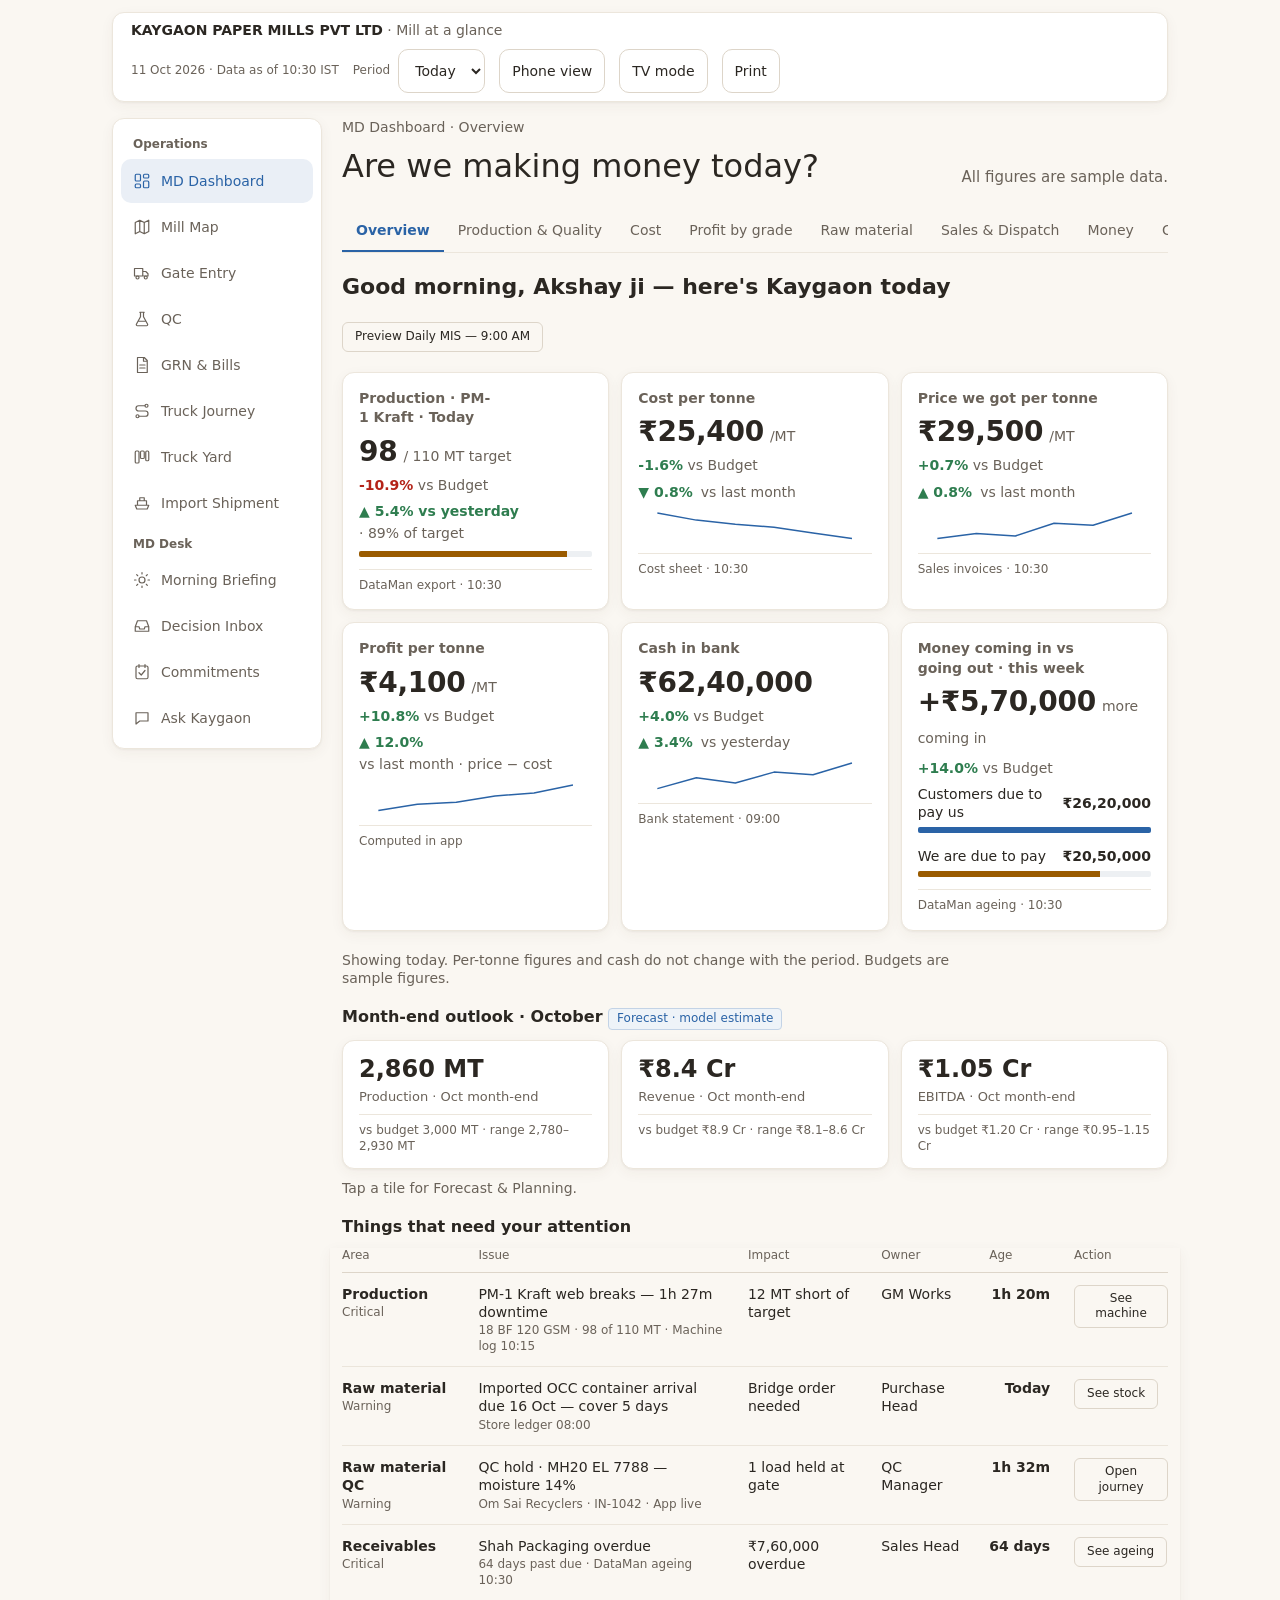
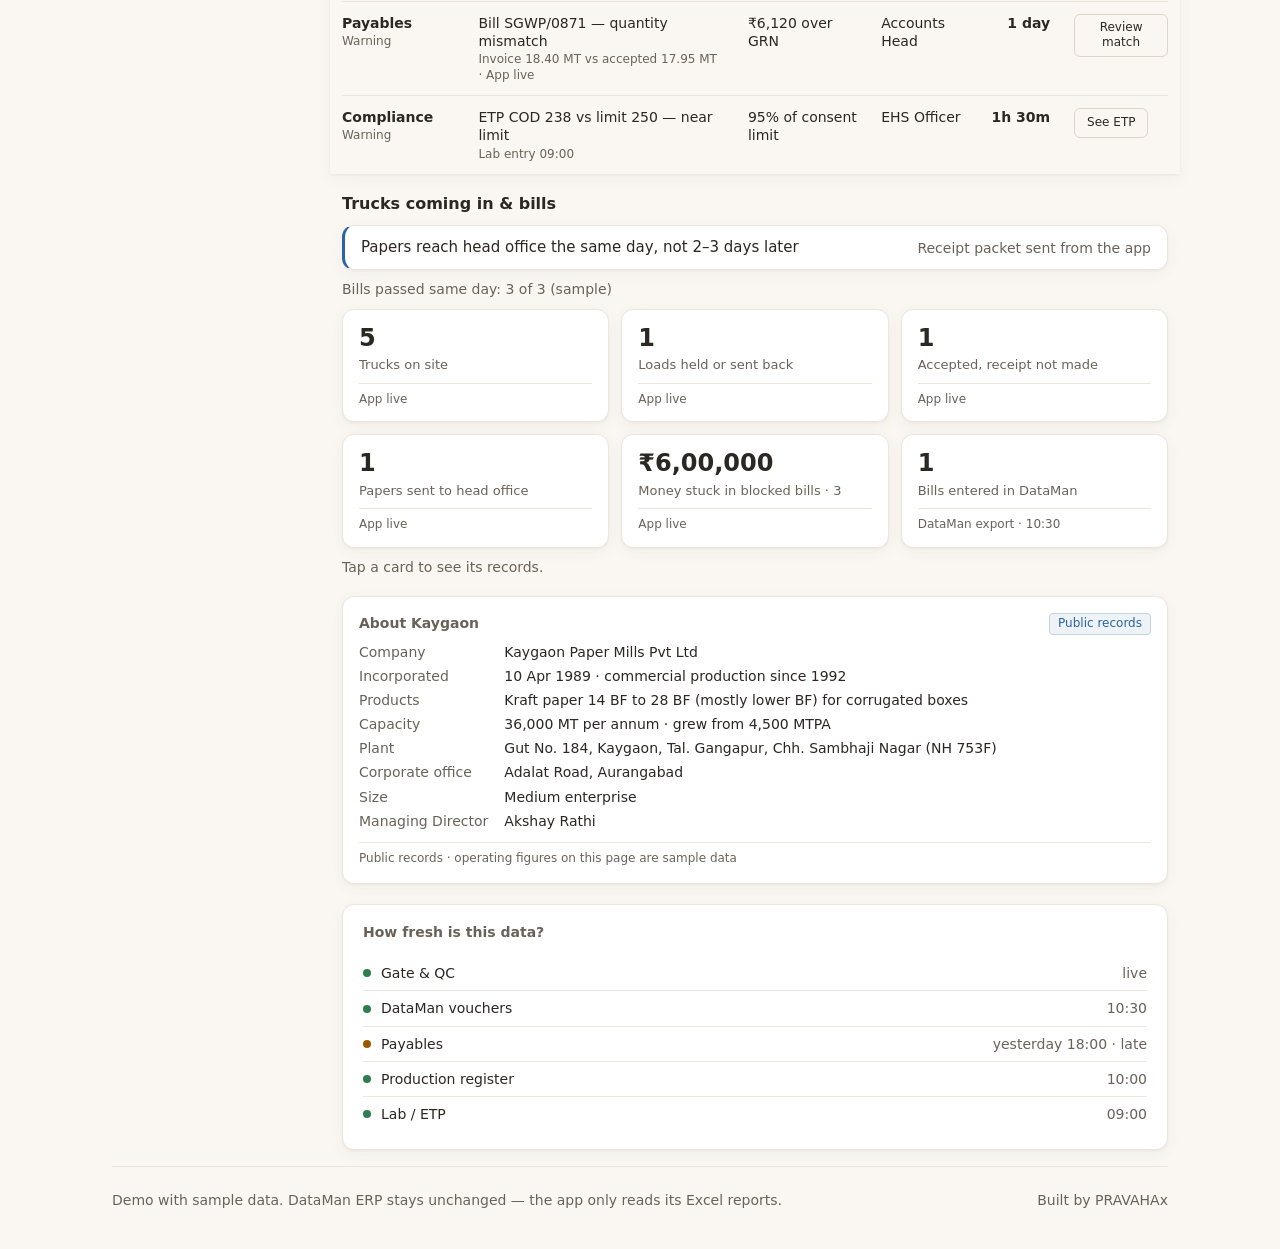
<file: index.html>
<!doctype html>
<html lang="en">
  <head>
    <meta charset="utf-8" />
    <meta name="viewport" content="width=device-width, initial-scale=1" />
    <title>Kaygaon Paper Mills — Management Dashboard (Demo)</title>
    <link rel="stylesheet" href="ui.css" />
    <link rel="stylesheet" href="app.css">
  </head>
  <body>
    <div class="page" id="top">
      <header class="x-top">
        <p class="x-logo"><b>KAYGAON PAPER MILLS PVT LTD</b> · Mill at a glance</p>
        <div class="x-ctl">
          <span>11 Oct 2026 · Data as of 10:30 IST</span>
          <label>Period
            <select data-sel="period">
              <option value="today">Today</option>
              <option value="mtd">MTD</option>
              <option value="ytd">YTD</option>
            </select>
          </label>
          <button type="button" data-act="phone">Phone view</button>
          <button type="button" data-act="tv">TV mode</button>
          <button type="button" data-act="print">Print</button>
        </div>
      </header>
      <div class="x-app">
        <nav class="x-side" aria-label="Screens">
          <p class="x-grp">Operations</p>
          <button data-go="dash"><svg class="x-ic" viewBox="0 0 24 24" aria-hidden="true"><rect x="3" y="3" width="7" height="9" rx="1.5"/><rect x="14" y="3" width="7" height="5" rx="1.5"/><rect x="14" y="12" width="7" height="9" rx="1.5"/><rect x="3" y="16" width="7" height="5" rx="1.5"/></svg>MD Dashboard</button>
          <button data-go="map"><svg class="x-ic" viewBox="0 0 24 24" aria-hidden="true"><path d="M3 6l6-3 6 3 6-3v15l-6 3-6-3-6 3zM9 3v15M15 6v15"/></svg>Mill Map</button>
          <button data-go="gate"><svg class="x-ic" viewBox="0 0 24 24" aria-hidden="true"><path d="M2 6h11v10H2zM13 10h4l3 3v3h-7"/><circle cx="6" cy="18" r="2"/><circle cx="17" cy="18" r="2"/></svg>Gate Entry</button>
          <button data-go="qc"><svg class="x-ic" viewBox="0 0 24 24" aria-hidden="true"><path d="M9 3h6M10 3v6L4.5 19a1.5 1.5 0 0 0 1.3 2h12.4a1.5 1.5 0 0 0 1.3-2L14 9V3M7 15h10"/></svg>QC</button>
          <button data-go="grn"><svg class="x-ic" viewBox="0 0 24 24" aria-hidden="true"><path d="M6 2h9l4 4v16H6zM14 2v5h5M9 12h7M9 16h7"/></svg>GRN &amp; Bills</button>
          <button data-go="journey"><svg class="x-ic" viewBox="0 0 24 24" aria-hidden="true"><circle cx="6" cy="19" r="2"/><circle cx="18" cy="5" r="2"/><path d="M8 19h8.5a3.5 3.5 0 0 0 0-7h-9a3.5 3.5 0 0 1 0-7H16"/></svg>Truck Journey</button>
          <button data-go="yard"><svg class="x-ic" viewBox="0 0 24 24" aria-hidden="true"><rect x="3" y="4" width="5" height="16" rx="1.5"/><rect x="10" y="4" width="5" height="10" rx="1.5"/><rect x="17" y="4" width="4" height="13" rx="1.5"/></svg>Truck Yard</button>
          <button data-go="imp"><svg class="x-ic" viewBox="0 0 24 24" aria-hidden="true"><path d="M3 15h18l-2 5H5zM6 15V9h12v6M9 9V5h6v4"/></svg>Import Shipment</button>
          <p class="x-grp">MD Desk</p>
          <button data-go="brief"><svg class="x-ic" viewBox="0 0 24 24" aria-hidden="true"><circle cx="12" cy="12" r="4"/><path d="M12 2v2M12 20v2M4.9 4.9l1.4 1.4M17.7 17.7l1.4 1.4M2 12h2M20 12h2M4.9 19.1l1.4-1.4M17.7 6.3l1.4-1.4"/></svg>Morning Briefing</button>
          <button data-go="inbox"><svg class="x-ic" viewBox="0 0 24 24" aria-hidden="true"><path d="M3 13l3-8h12l3 8v6H3zM3 13h5l1 3h6l1-3h5"/></svg>Decision Inbox</button>
          <button data-go="commit"><svg class="x-ic" viewBox="0 0 24 24" aria-hidden="true"><rect x="4" y="4" width="16" height="17" rx="2"/><path d="M8 2v4M16 2v4M8 13l3 3 5-6"/></svg>Commitments</button>
          <button data-go="ask"><svg class="x-ic" viewBox="0 0 24 24" aria-hidden="true"><path d="M4 5h16v11H9l-5 4z"/></svg>Ask Kaygaon</button>
        </nav>
        <main class="main" id="view" aria-live="polite"></main>
      </div>
      <footer class="foot">
        <p>Demo with sample data. DataMan ERP stays unchanged — the app only reads its Excel reports.</p>
        <p>Built by PRAVAHAx</p>
      </footer>
    </div>
    <div class="x-ovl" id="ovl" tabindex="-1" hidden></div>
    <div class="x-toast" id="toast" role="status"></div>
    <script src="ui.js"></script>
    <script src="app.js"></script>
  </body>
</html>
</file>
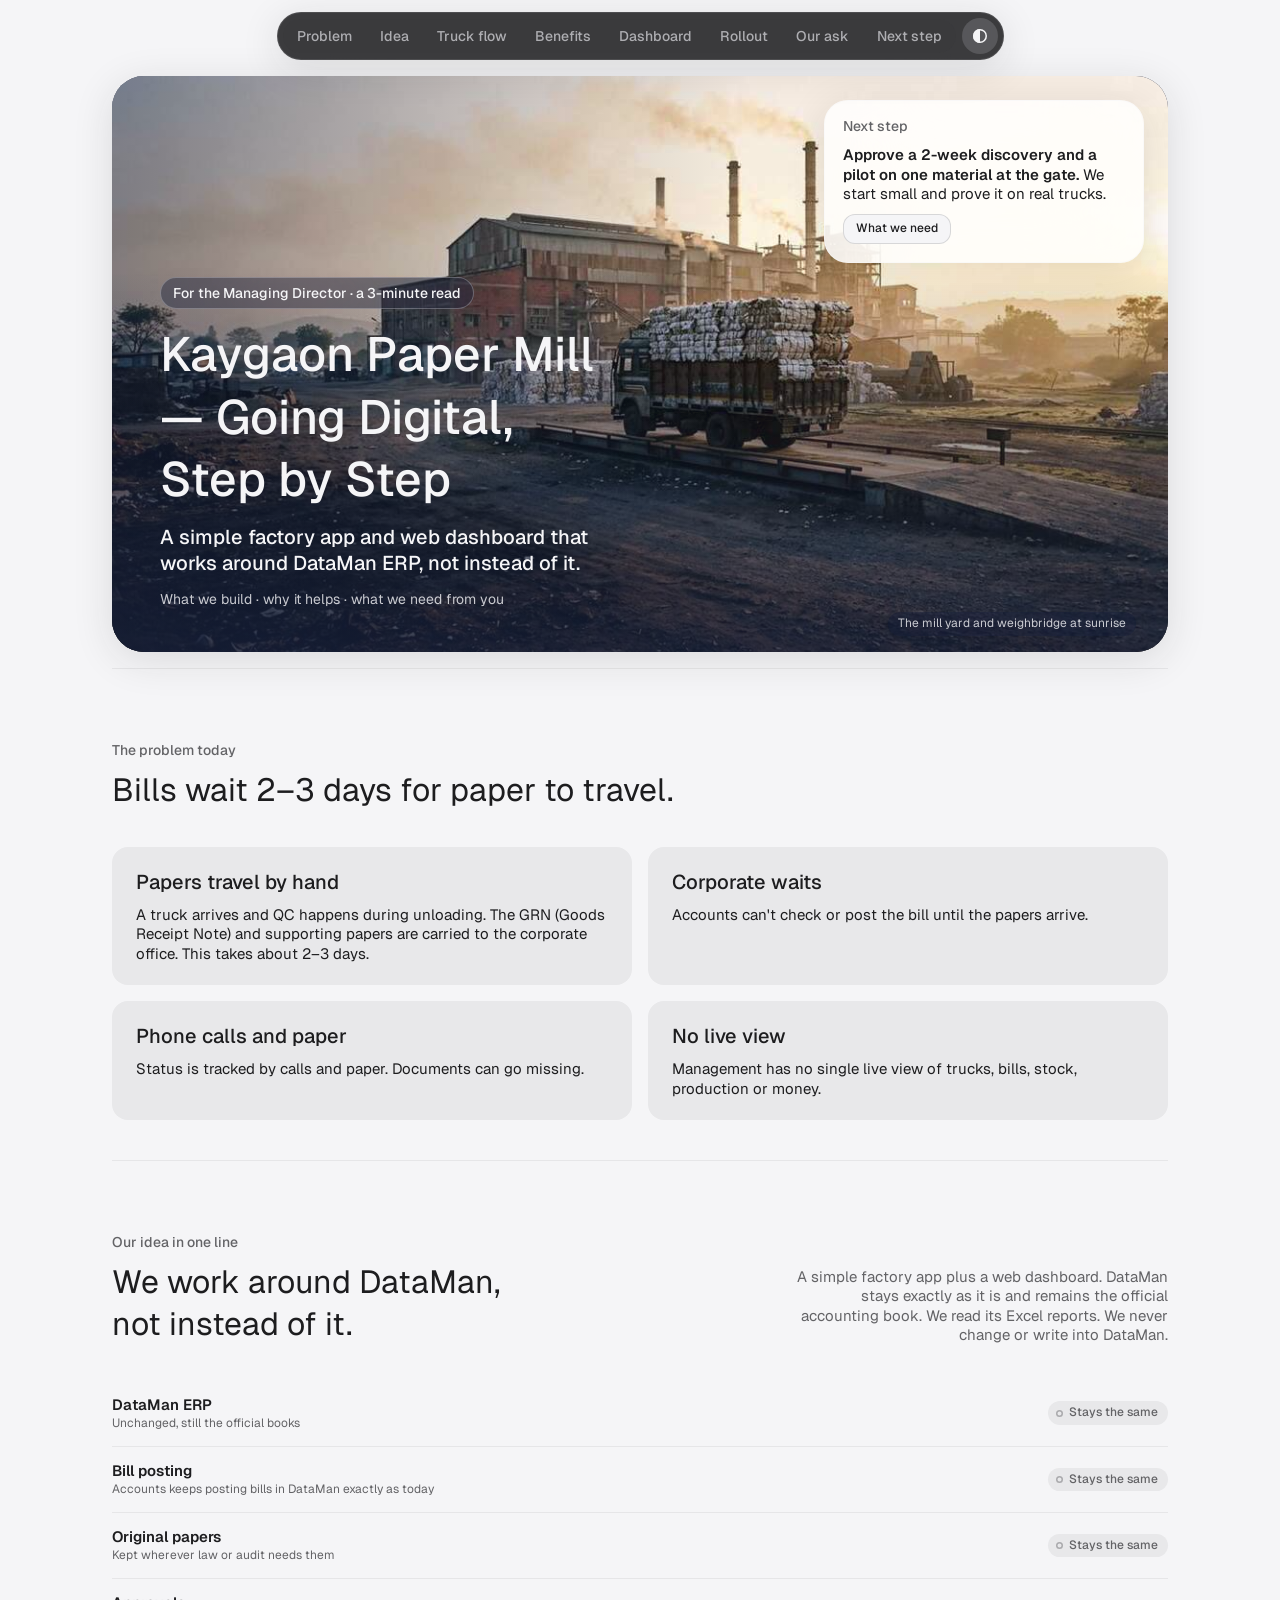
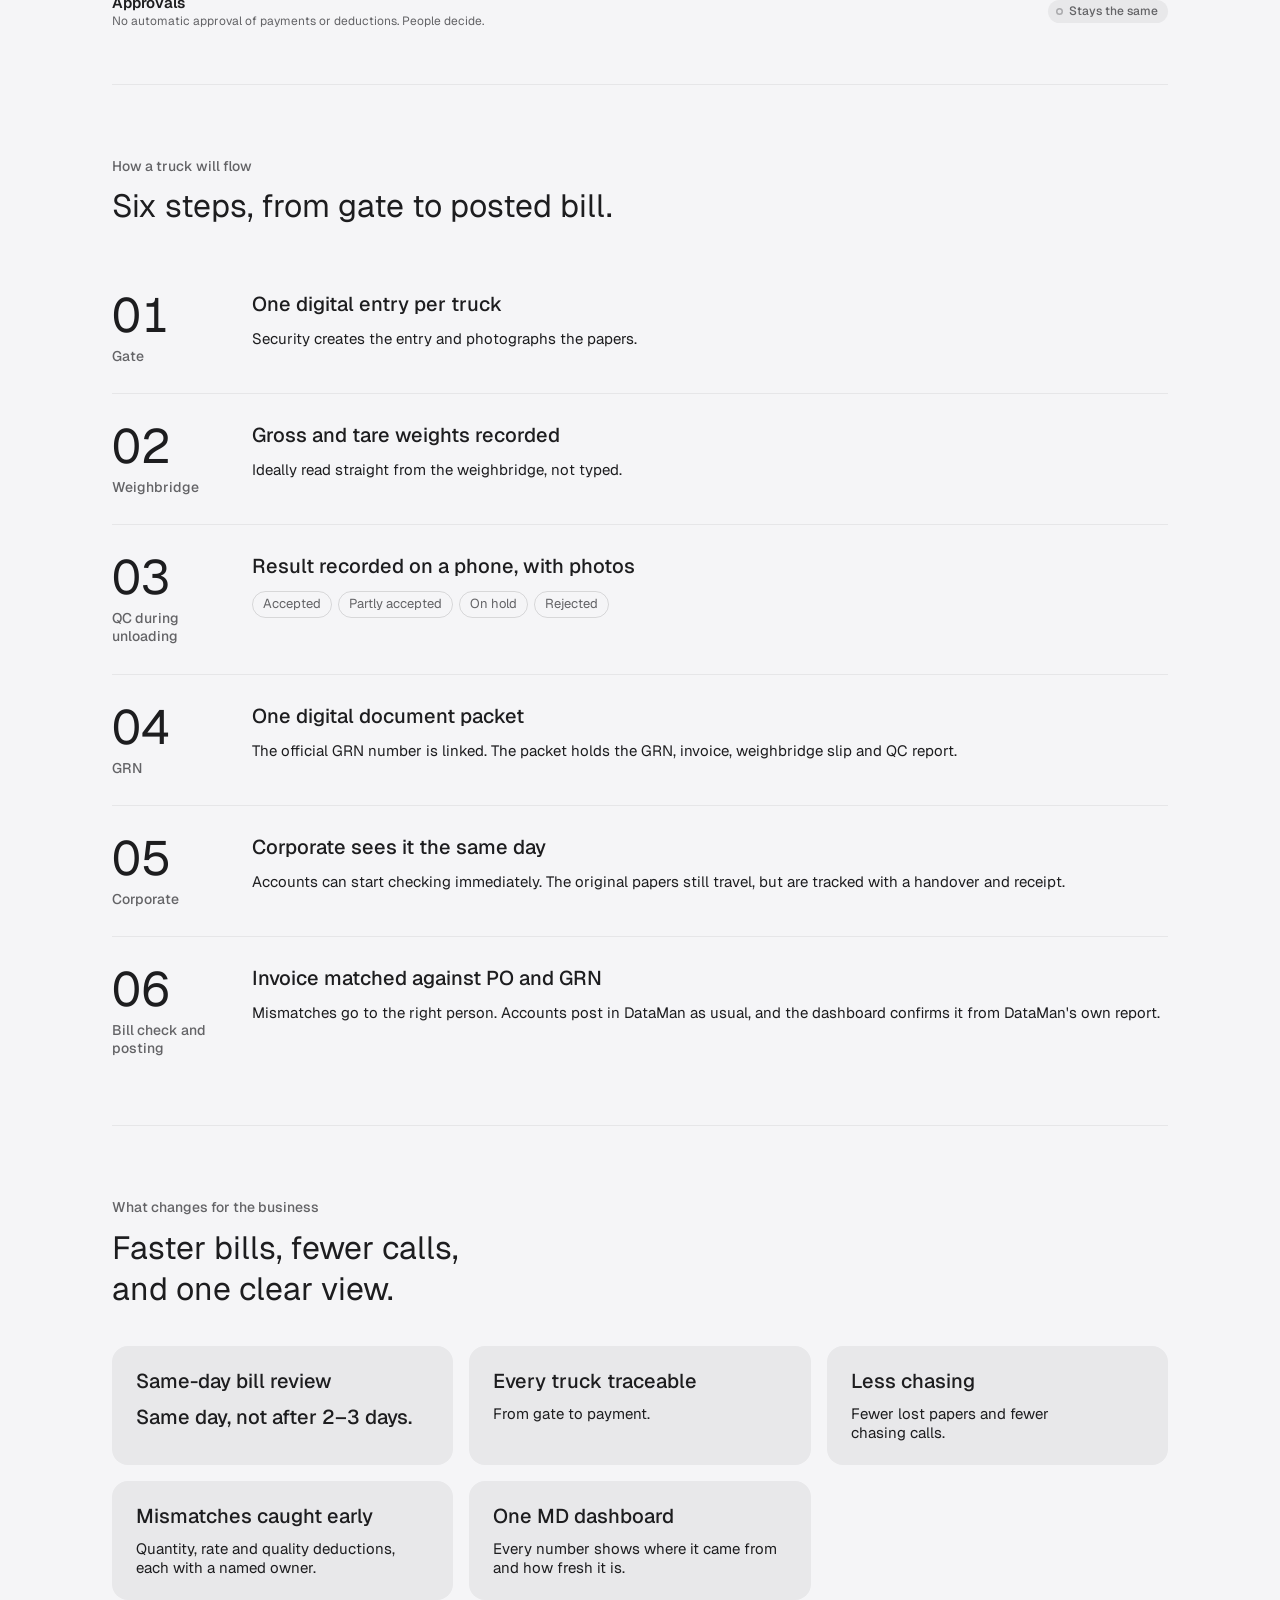
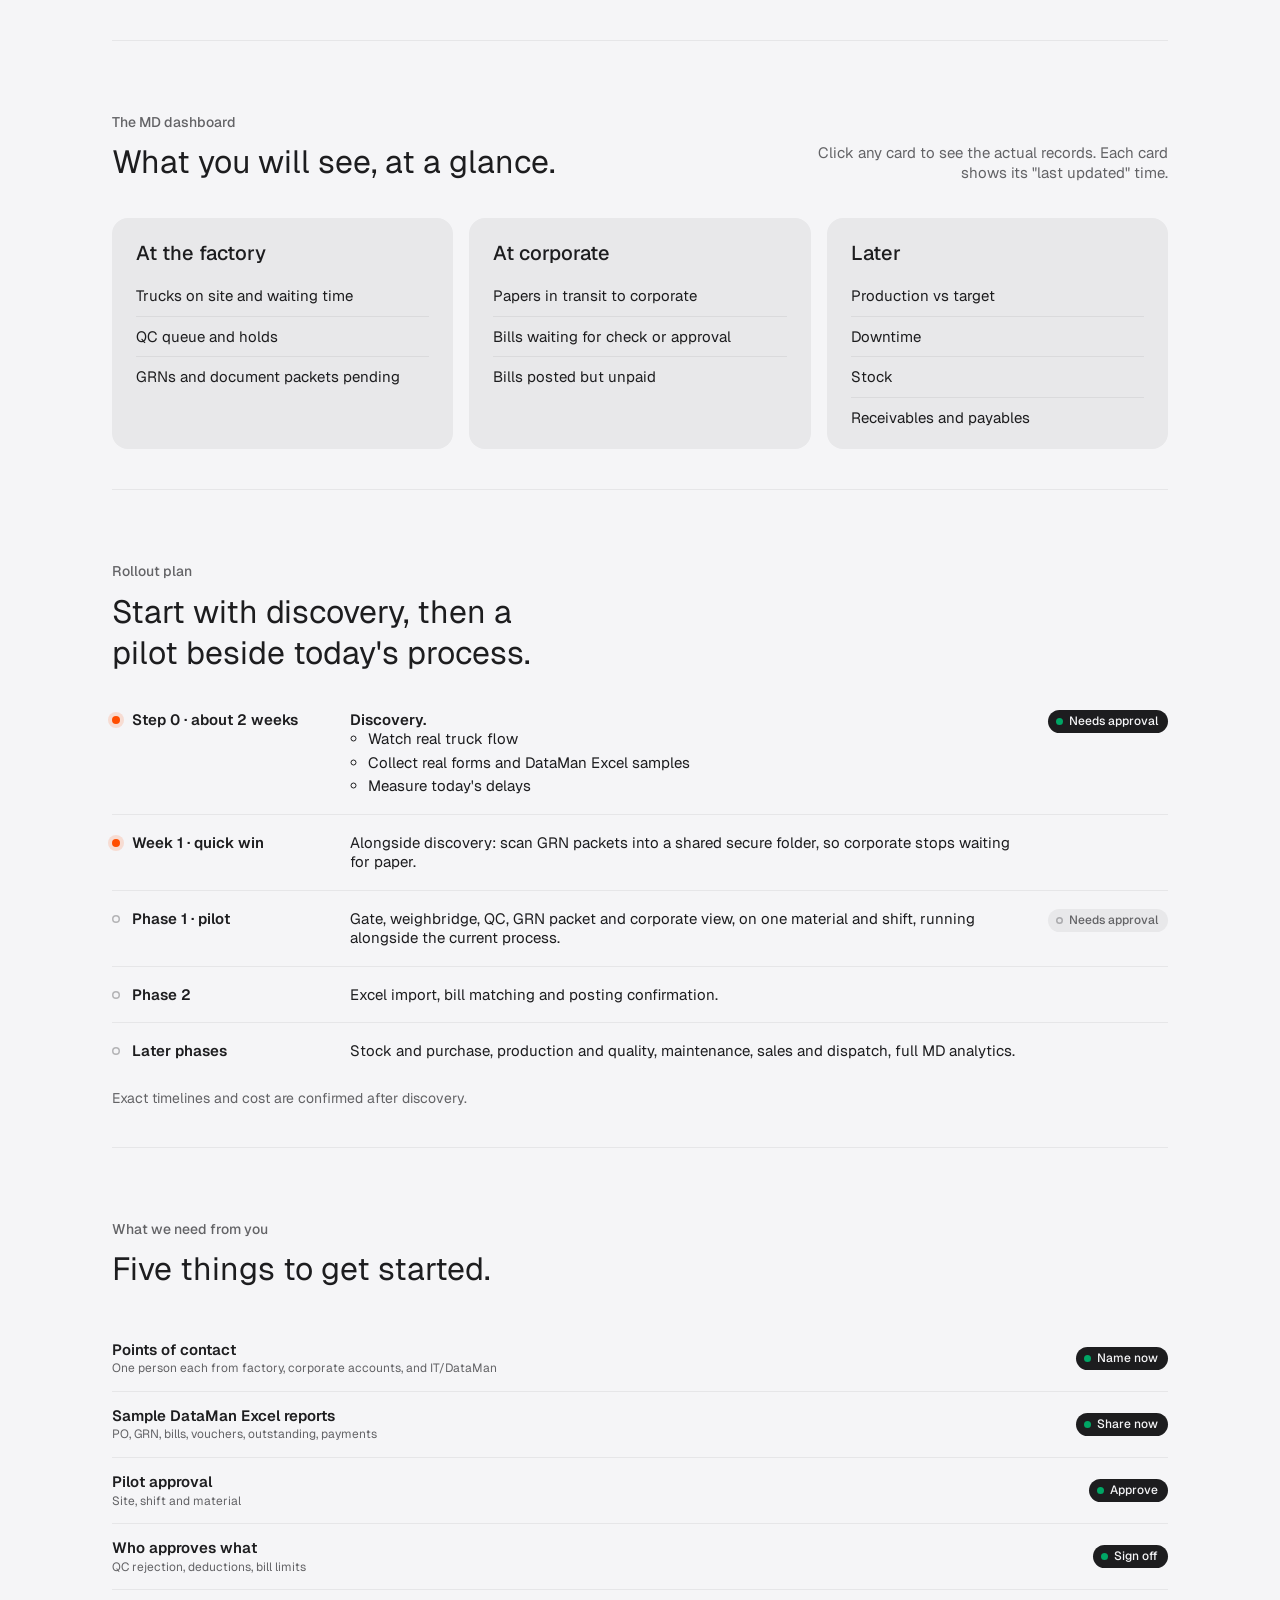
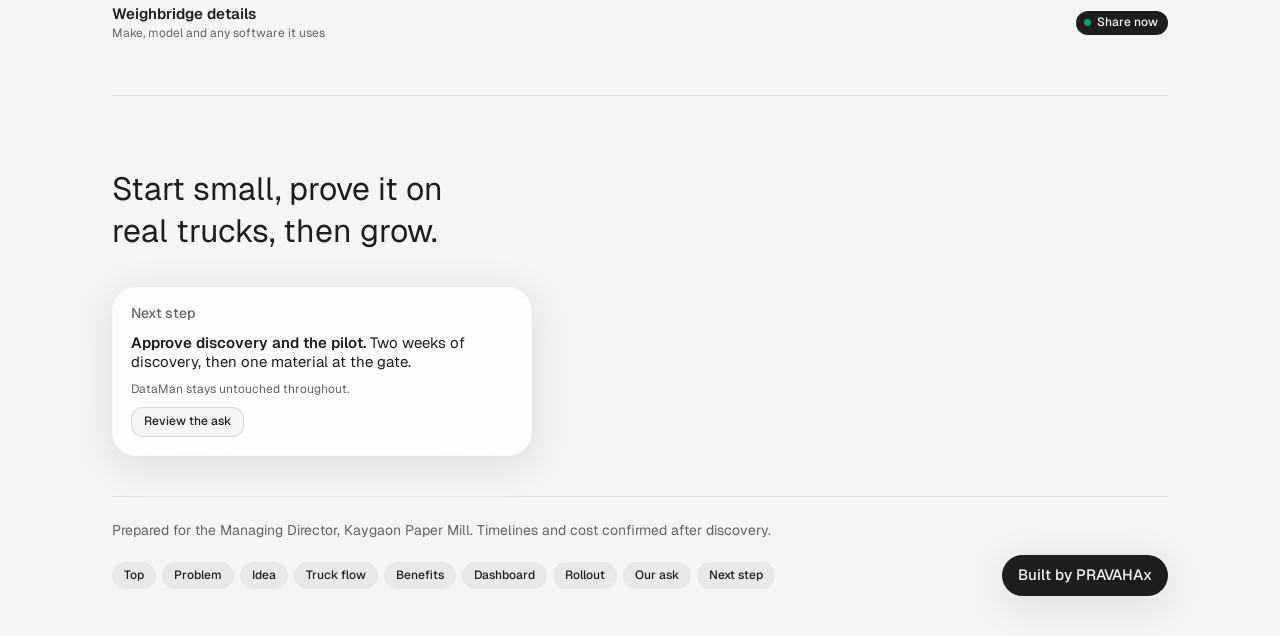
<file: md-brief/index.html>
<!doctype html>
<html lang="en">
  <head>
    <meta charset="utf-8" />
    <meta name="viewport" content="width=device-width, initial-scale=1" />
    <title>Kaygaon Paper Mill Digitisation Plan</title>
    <link rel="preconnect" href="https://fonts.googleapis.com" />
    <link rel="preconnect" href="https://fonts.gstatic.com" crossorigin />
    <link
      rel="stylesheet"
      href="https://fonts.googleapis.com/css2?family=Geist:wght@400;500;600&family=Geist+Mono:wght@400&display=swap"
    />
    <link rel="stylesheet" href="ui.css" />
    <link rel="stylesheet" href="hero.css" />
  </head>
  <body>
    <div class="page" id="top">
      <header class="nav glass" data-auto></header>
      <main class="main">
        <section class="hero">
          <img class="hero__img" src="hero.jpg" alt="A truck loaded with waste-paper bales on the mill weighbridge at sunrise" />
          <div class="hero__copy">
            <p class="hero__eyebrow">For the Managing Director · a 3-minute read</p>
            <h1>Kaygaon Paper Mill — Going Digital, Step by Step</h1>
            <p class="hero__sub">A simple factory app and web dashboard that works around DataMan ERP, not instead of it.</p>
            <p class="hero__meta">What we build · why it helps · what we need from you</p>
          </div>
          <aside class="callout" aria-label="Next step">
            <p class="callout__head">Next step</p>
            <p class="callout__lead">
              <strong>Approve a 2-week discovery and a pilot on one material at the gate.</strong> We start small and prove it on real trucks.
            </p>
            <a class="btn" href="#ask">What we need</a>
          </aside>
          <p class="hero__credit">The mill yard and weighbridge at sunrise</p>
        </section>

        <section class="section" id="problem" data-nav="Problem">
          <div class="head">
            <p class="head__eyebrow">The problem today</p>
            <h2>Bills wait 2–3 days for paper to travel.</h2>
          </div>
          <div class="cards">
            <div>
              <h3>Papers travel by hand</h3>
              <p>A truck arrives and QC happens during unloading. The GRN (Goods Receipt Note) and supporting papers are carried to the corporate office. This takes about 2–3 days.</p>
            </div>
            <div>
              <h3>Corporate waits</h3>
              <p>Accounts can't check or post the bill until the papers arrive.</p>
            </div>
            <div>
              <h3>Phone calls and paper</h3>
              <p>Status is tracked by calls and paper. Documents can go missing.</p>
            </div>
            <div>
              <h3>No live view</h3>
              <p>Management has no single live view of trucks, bills, stock, production or money.</p>
            </div>
          </div>
        </section>

        <section class="section" id="idea" data-nav="Idea">
          <div class="head">
            <p class="head__eyebrow">Our idea in one line</p>
            <h2>We work around DataMan, not instead of it.</h2>
            <p class="head__sub">A simple factory app plus a web dashboard. DataMan stays exactly as it is and remains the official accounting book. We read its Excel reports. We never change or write into DataMan.</p>
          </div>
          <ul class="checklist">
            <li>
              <span class="checklist__item">DataMan ERP <small>Unchanged, still the official books</small></span
              ><span class="chip">Stays the same</span>
            </li>
            <li>
              <span class="checklist__item">Bill posting <small>Accounts keeps posting bills in DataMan exactly as today</small></span
              ><span class="chip">Stays the same</span>
            </li>
            <li>
              <span class="checklist__item">Original papers <small>Kept wherever law or audit needs them</small></span
              ><span class="chip">Stays the same</span>
            </li>
            <li>
              <span class="checklist__item">Approvals <small>No automatic approval of payments or deductions. People decide.</small></span
              ><span class="chip">Stays the same</span>
            </li>
          </ul>
        </section>

        <section class="section" id="flow" data-nav="Truck flow">
          <div class="head">
            <p class="head__eyebrow">How a truck will flow</p>
            <h2>Six steps, from gate to posted bill.</h2>
          </div>
          <div class="steps">
            <article class="step">
              <div class="step__intro"><p class="step__num">01</p><p class="step__eyebrow">Gate</p></div>
              <div>
                <h3>One digital entry per truck</h3>
                <p>Security creates the entry and photographs the papers.</p>
              </div>
            </article>
            <article class="step">
              <div class="step__intro"><p class="step__num">02</p><p class="step__eyebrow">Weighbridge</p></div>
              <div>
                <h3>Gross and tare weights recorded</h3>
                <p>Ideally read straight from the weighbridge, not typed.</p>
              </div>
            </article>
            <article class="step">
              <div class="step__intro"><p class="step__num">03</p><p class="step__eyebrow">QC during unloading</p></div>
              <div>
                <h3>Result recorded on a phone, with photos</h3>
                <ul class="step__pills">
                  <li>Accepted</li>
                  <li>Partly accepted</li>
                  <li>On hold</li>
                  <li>Rejected</li>
                </ul>
              </div>
            </article>
            <article class="step">
              <div class="step__intro"><p class="step__num">04</p><p class="step__eyebrow">GRN</p></div>
              <div>
                <h3>One digital document packet</h3>
                <p>The official GRN number is linked. The packet holds the GRN, invoice, weighbridge slip and QC report.</p>
              </div>
            </article>
            <article class="step">
              <div class="step__intro"><p class="step__num">05</p><p class="step__eyebrow">Corporate</p></div>
              <div>
                <h3>Corporate sees it the same day</h3>
                <p>Accounts can start checking immediately. The original papers still travel, but are tracked with a handover and receipt.</p>
              </div>
            </article>
            <article class="step">
              <div class="step__intro"><p class="step__num">06</p><p class="step__eyebrow">Bill check and posting</p></div>
              <div>
                <h3>Invoice matched against PO and GRN</h3>
                <p>Mismatches go to the right person. Accounts post in DataMan as usual, and the dashboard confirms it from DataMan's own report.</p>
              </div>
            </article>
          </div>
        </section>

        <section class="section" id="benefits" data-nav="Benefits">
          <div class="head">
            <p class="head__eyebrow">What changes for the business</p>
            <h2>Faster bills, fewer calls, and one clear view.</h2>
          </div>
          <div class="cards">
            <div>
              <h3>Same-day bill review</h3>
              <p class="quote">Same day, not after 2–3 days.</p>
            </div>
            <div>
              <h3>Every truck traceable</h3>
              <p>From gate to payment.</p>
            </div>
            <div>
              <h3>Less chasing</h3>
              <p>Fewer lost papers and fewer chasing calls.</p>
            </div>
            <div>
              <h3>Mismatches caught early</h3>
              <p>Quantity, rate and quality deductions, each with a named owner.</p>
            </div>
            <div>
              <h3>One MD dashboard</h3>
              <p>Every number shows where it came from and how fresh it is.</p>
            </div>
          </div>
        </section>

        <section class="section" id="dashboard" data-nav="Dashboard">
          <div class="head">
            <p class="head__eyebrow">The MD dashboard</p>
            <h2>What you will see, at a glance.</h2>
            <p class="head__sub">Click any card to see the actual records. Each card shows its "last updated" time.</p>
          </div>
          <div class="cards">
            <div>
              <h3>At the factory</h3>
              <ul>
                <li>Trucks on site and waiting time</li>
                <li>QC queue and holds</li>
                <li>GRNs and document packets pending</li>
              </ul>
            </div>
            <div>
              <h3>At corporate</h3>
              <ul>
                <li>Papers in transit to corporate</li>
                <li>Bills waiting for check or approval</li>
                <li>Bills posted but unpaid</li>
              </ul>
            </div>
            <div>
              <h3>Later</h3>
              <ul>
                <li>Production vs target</li>
                <li>Downtime</li>
                <li>Stock</li>
                <li>Receivables and payables</li>
              </ul>
            </div>
          </div>
        </section>

        <section class="section" id="rollout" data-nav="Rollout">
          <div class="head">
            <p class="head__eyebrow">Rollout plan</p>
            <h2>Start with discovery, then a pilot beside today's process.</h2>
          </div>
          <ol class="timeline">
            <li class="is-current">
              <p class="timeline__when">Step 0 · about 2 weeks</p>
              <div class="timeline__what">
                <strong>Discovery.</strong>
                <ul>
                  <li>Watch real truck flow</li>
                  <li>Collect real forms and DataMan Excel samples</li>
                  <li>Measure today's delays</li>
                </ul>
              </div>
              <p><span class="chip chip--solid">Needs approval</span></p>
            </li>
            <li class="is-current">
              <p class="timeline__when">Week 1 · quick win</p>
              <div class="timeline__what">Alongside discovery: scan GRN packets into a shared secure folder, so corporate stops waiting for paper.</div>
            </li>
            <li>
              <p class="timeline__when">Phase 1 · pilot</p>
              <div class="timeline__what">Gate, weighbridge, QC, GRN packet and corporate view, on one material and shift, running alongside the current process.</div>
              <p><span class="chip">Needs approval</span></p>
            </li>
            <li>
              <p class="timeline__when">Phase 2</p>
              <div class="timeline__what">Excel import, bill matching and posting confirmation.</div>
            </li>
            <li>
              <p class="timeline__when">Later phases</p>
              <div class="timeline__what">Stock and purchase, production and quality, maintenance, sales and dispatch, full MD analytics.</div>
            </li>
          </ol>
          <p class="fineprint">Exact timelines and cost are confirmed after discovery.</p>
        </section>

        <section class="section" id="ask" data-nav="Our ask">
          <div class="head">
            <p class="head__eyebrow">What we need from you</p>
            <h2>Five things to get started.</h2>
          </div>
          <ul class="checklist">
            <li>
              <span class="checklist__item">Points of contact <small>One person each from factory, corporate accounts, and IT/DataMan</small></span
              ><span class="chip chip--solid">Name now</span>
            </li>
            <li>
              <span class="checklist__item">Sample DataMan Excel reports <small>PO, GRN, bills, vouchers, outstanding, payments</small></span
              ><span class="chip chip--solid">Share now</span>
            </li>
            <li>
              <span class="checklist__item">Pilot approval <small>Site, shift and material</small></span
              ><span class="chip chip--solid">Approve</span>
            </li>
            <li>
              <span class="checklist__item">Who approves what <small>QC rejection, deductions, bill limits</small></span
              ><span class="chip chip--solid">Sign off</span>
            </li>
            <li>
              <span class="checklist__item">Weighbridge details <small>Make, model and any software it uses</small></span
              ><span class="chip chip--solid">Share now</span>
            </li>
          </ul>
        </section>

        <section class="section" id="next" data-nav="Next step">
          <div class="head">
            <h2>Start small, prove it on real trucks, then grow.</h2>
          </div>
          <aside class="callout" aria-label="Next step">
            <p class="callout__head">Next step</p>
            <p class="callout__lead"><strong>Approve discovery and the pilot.</strong> Two weeks of discovery, then one material at the gate.</p>
            <p class="fineprint">DataMan stays untouched throughout.</p>
            <a class="btn" href="#ask">Review the ask</a>
          </aside>
        </section>
      </main>
      <footer class="foot">
        <p>Prepared for the Managing Director, Kaygaon Paper Mill. Timelines and cost confirmed after discovery.</p>
        <nav aria-label="Back to sections" data-auto></nav>
        <span class="badge"><span>Built by PRAVAHAx</span></span>
      </footer>
    </div>
    <script src="ui.js"></script>
  </body>
</html>
</file>
<file: ui.css>
/* Design tokens and component styles. Each component's rules follow its @component comment. style-gates: data */

/* @component foundations */
:root {
  color-scheme: light dark;

  --text-primary: light-dark(#1d1d1f, #f5f5f7);         /* body text */
  --text-secondary: light-dark(#636366, #a1a1a6);       /* supporting grey text */
  --text-tertiary: light-dark(#1d1d1f4d, #f5f5f74d);    /* hollow dots, faint marks; never body text */
  --text-primary-on: light-dark(#f5f5f7, #1d1d1f);      /* text on --fill-primary */
  --text-secondary-on: light-dark(#aeaeb2, #5c5c60);    /* grey text on --fill-primary */
  --fill-primary: light-dark(#1d1d1f, #f5f5f7);         /* the strong fill: solid chips, the nav, the badge */
  --fill-primary-on: light-dark(#f5f5f7, #1d1d1f);      /* the page background */
  --fill-secondary: light-dark(#1d1d1f80, #f5f5f780);
  --fill-tertiary: light-dark(#e8e8ea, #2a2a2d);        /* the grey card, panel and row tint */
  --fill-segment: light-dark(#3a3a3c, #e2e2e4);         /* the nav's tab track */
  --fill-system-green: #00a665;                         /* status: done, ready */
  --fill-system-orange: #ff4d00;                        /* status: now, current */
  --fill-system-red: light-dark(#da2f35, #f1555b);      /* status: blocked, error */
  --transparent-primary: light-dark(#1d1d1f4d, #f5f5f74d);
  --stroke-primary: light-dark(#1d1d1f24, #f5f5f724);   /* strong hairline */
  --stroke-secondary: light-dark(#1d1d1f12, #f5f5f712); /* faint hairline between rows */
  --stroke-primary-on: light-dark(#f5f5f71a, #1d1d1f1a);
  --stroke-composer: light-dark(#f5f5f780, #1d1d1f80);  /* the callout's glass edge */
  --stroke-system-orange: #ff4d0026;
  --hover-wash: light-dark(#1d1d1f0d, #f5f5f70d);
  --hover-wash-primary-on: light-dark(#f9f9fa26, #1d1d1f14);

  /* The hero is light text over a dark photo in both themes. */
  --hero-surface: #161f39;
  --hero-text: #f5f5f7;
  --hero-text-muted: #f5f5f7cc;
  --hero-scrim-strong: rgb(22 31 57 / 0.78);
  --hero-scrim-soft: rgb(22 31 57 / 0.3);
  --hero-scrim-side: rgb(22 31 57 / 0.45);
  --hero-glass: rgb(22 31 57 / 0.42);
  --hero-glass-faint: rgb(22 31 57 / 0.35);
  --hero-glass-stroke: rgb(245 245 247 / 0.28);

  --mat-regular: light-dark(rgb(255 255 255 / 0.56), rgb(29 29 31 / 0.55));
  --mat-thin: light-dark(rgb(255 255 255 / 0.22), rgb(29 29 31 / 0.4));
  --mat-agent: light-dark(rgb(255 255 255 / 0.84), rgb(29 29 31 / 0.66));
  --mat-inverse: color-mix(in srgb, var(--fill-primary) 86%, transparent);  /* the nav: dark on light, light on dark */
  --ui-blur: blur(50px) saturate(1.6);
  --ui-shadow: 0 8px 40px #1d1d1f1f;

  --sans: "GT Standard", "GT Standard L", "Geist", -apple-system, BlinkMacSystemFont, "Helvetica Neue", sans-serif;
  --lh: 1.3;                                            /* every text style is 130% */
  --weight-light: 300;
  --weight-regular: 400;
  --weight-medium: 500;
  --weight-bold: 600;
  --size-caption: 12px;                                 /* the smallest text allowed */
  --size-meta: 13px;
  --size-small: 14px;
  --size-body: 15px;
  --size-prose: 16px;
  --size-heading: 20px;
  --size-figure: clamp(24px, 3vw, 32px);
  --size-title: clamp(26px, 3vw, 32px);
  --size-display: clamp(34px, 5vw, 48px);
  --size-lede: clamp(16px, 1.7vw, 20px);

  --type-caption: var(--weight-regular) var(--size-caption)/var(--lh) var(--sans);
  --type-tag: var(--weight-medium) var(--size-caption)/var(--lh) var(--sans);
  --type-small: var(--weight-regular) var(--size-small)/var(--lh) var(--sans);
  --type-label: var(--weight-medium) var(--size-small)/var(--lh) var(--sans);
  --type-body: var(--weight-regular) var(--size-body)/var(--lh) var(--sans);
  --type-body-strong: var(--weight-medium) var(--size-body)/var(--lh) var(--sans);
  --type-heading: var(--weight-medium) var(--size-heading)/var(--lh) var(--sans);
  --type-lede: var(--weight-medium) var(--size-lede)/var(--lh) var(--sans);
  --type-figure: var(--weight-regular) var(--size-figure)/var(--lh) var(--sans);
  --type-title: var(--weight-regular) var(--size-title)/var(--lh) var(--sans);
  --type-display: var(--weight-medium) var(--size-display)/var(--lh) var(--sans);
  --type-numeral: var(--weight-regular) 48px/1 var(--sans);

  --r-s: 12px;
  --r-m: 16px;
  --r-l: 24px;
  --r-xl: 32px;
  --r-pill: 100px;

  --ease-out: cubic-bezier(0.23, 1, 0.32, 1);
  --dur-quick: 160ms;
  --dur-draw: 1400ms;

  --page-max: 1120px;
  --gutter: clamp(16px, 3vw, 32px);                     /* the page's side padding */
  --tap: 44px;                                          /* the smallest touch target */
}
:root[data-theme="light"] { color-scheme: light; }
:root[data-theme="dark"] { color-scheme: dark; }

* { box-sizing: border-box; }
html { -webkit-text-size-adjust: 100%; scroll-behavior: smooth; }
@media (prefers-reduced-motion: reduce) { html { scroll-behavior: auto; } }

body {
  margin: 0;
  background: var(--fill-primary-on);
  color: var(--text-primary);
  font: var(--type-body);
  -webkit-font-smoothing: antialiased;
  overflow-x: hidden;
}

img { max-width: 100%; display: block; }
figure { margin-inline: 0; }
a { color: inherit; }
b, strong { font-weight: var(--weight-bold); }
p { margin: 0; text-wrap: pretty; }
h1, h2, h3 { margin: 0; text-wrap: balance; }
small { font-size: max(var(--size-caption), 0.85em); }
.sub { color: var(--text-secondary); }

:focus-visible { outline: 2px solid var(--fill-primary); outline-offset: 3px; border-radius: 6px; }

/* @component page */
.page {
  max-width: var(--page-max);
  margin: 0 auto;
  padding-inline: var(--gutter);
  padding-block: 12px 40px;
  display: grid;
  grid-template-columns: minmax(0, 1fr);
  gap: 16px;
}
.main { display: grid; grid-template-columns: minmax(0, 1fr); gap: 16px; min-width: 0; }

.glass {
  background: var(--mat-inverse);
  -webkit-backdrop-filter: var(--ui-blur);
  backdrop-filter: var(--ui-blur);
  border: 1px solid var(--stroke-primary-on);
}
.nav {
  position: sticky;
  top: calc(env(safe-area-inset-top, 0px) + 12px);
  z-index: 20;
  justify-self: center;
  max-width: 100%;
  display: flex;
  align-items: center;
  gap: 6px;
  padding: 5px;
  border-radius: var(--r-pill);
  box-shadow: var(--ui-shadow);
}
.nav :focus-visible { outline-color: var(--fill-primary-on); }
.seg {
  display: flex;
  min-width: 0;
  overflow-x: auto;
  scrollbar-width: none;
  border-radius: var(--r-pill);
  background: var(--fill-segment);
}
.seg::-webkit-scrollbar { display: none; }
.seg a {
  flex: none;
  padding: 8px 14px;
  border-radius: var(--r-pill);
  font: var(--type-label);
  color: var(--text-secondary-on);
  text-decoration: none;
  white-space: nowrap;
}
.seg a:hover { color: var(--text-primary-on); }
/* The active tab carries its own fill so its text is measured against it. */
.seg a[aria-current="true"] { background: var(--fill-primary-on); color: var(--text-primary); }
.theme-btn {
  flex: none;
  width: 36px; height: 36px;
  display: grid;
  place-items: center;
  border: 0;
  border-radius: 50%;
  background: var(--hover-wash-primary-on);
  color: var(--text-primary-on);
  cursor: pointer;
}
.theme-btn:hover { box-shadow: inset 0 0 0 100px var(--hover-wash-primary-on); }
.theme-btn::before { content: ""; width: 14px; height: 14px; border-radius: 50%; box-shadow: inset 0 0 0 1.5px currentColor; background: linear-gradient(to right, light-dark(currentColor, transparent) 50%, light-dark(transparent, currentColor) 50%); }
@media (max-width: 599px) {
  .seg a { display: flex; align-items: center; min-height: var(--tap); }
  .theme-btn { width: var(--tap); height: var(--tap); }
}

/* @component footer */
.foot {
  display: flex;
  flex-wrap: wrap;
  align-items: center;
  justify-content: space-between;
  gap: 16px 24px;
  padding-top: 24px;
  border-top: 1px solid var(--stroke-secondary);
  font-size: var(--size-small);
  color: var(--text-secondary);
}
.foot strong { color: var(--text-primary); }
.foot nav { display: flex; flex-wrap: wrap; gap: 6px; }
.foot nav a {
  padding: 6px 12px;
  border-radius: var(--r-pill);
  background: var(--fill-tertiary);
  color: var(--text-primary);
  font: var(--type-tag);
  text-decoration: none;
}
.foot nav a:hover { box-shadow: inset 0 0 0 100px var(--hover-wash); }
.badge {
  display: inline-flex;
  align-items: center;
  gap: 10px;
  padding: 12px 16px;
  border-radius: var(--r-xl);
  background: var(--fill-primary);
  color: var(--text-primary-on);
  box-shadow: var(--ui-shadow);
  font: var(--weight-medium) var(--size-body)/1.1 var(--sans);
  text-decoration: none;
}
.badge:hover { box-shadow: var(--ui-shadow), inset 0 0 0 100px var(--hover-wash-primary-on); }
.brand-mark { display: inline-grid; place-items: center; }
.brand-mark svg { display: block; }
@media (max-width: 599px) {
  .foot nav a { display: inline-flex; align-items: center; min-height: var(--tap); min-width: var(--tap); }
  .badge { min-height: var(--tap); }
}

/* @component chip */
.chip {
  display: inline-flex;
  align-items: center;
  gap: 6px;
  padding: 4px 10px 4px 8px;
  border-radius: var(--r-pill);
  font: var(--type-tag);
  max-width: 100%;
  background: var(--fill-tertiary);
  color: var(--text-secondary);
  vertical-align: middle;
}
.chip::before {
  content: "";
  width: 7px; height: 7px;
  border-radius: 50%;
  flex: none;
  box-shadow: inset 0 0 0 1.5px var(--text-tertiary);
}
.chip--solid { background: var(--fill-primary); color: var(--text-primary-on); }
.chip--solid::before { background: var(--fill-system-green); box-shadow: none; }
td .chip { white-space: nowrap; }
/* @component dot */
.dot {
  display: inline-flex;
  align-items: center;
  gap: 6px;
  margin-top: 4px;
  font: var(--type-tag);
  color: var(--text-primary);
}
.dot::before { content: ""; width: 7px; height: 7px; border-radius: 50%; background: var(--fill-system-green); }
tbody th .dot { display: flex; width: fit-content; }
/* @component pill */
.pill {
  display: inline-block;
  padding: 1px 8px;
  border-radius: var(--r-pill);
  background: var(--fill-tertiary);
  color: var(--text-secondary);
  font: var(--type-tag);
  white-space: normal;
  vertical-align: 1px;
}
/* @component button, link and links */
.btn {
  display: inline-flex;
  align-items: center;
  gap: 6px;
  min-height: 30px;
  padding: 5px 12px;
  border-radius: var(--r-s);
  background: var(--fill-primary-on);
  color: var(--text-primary);
  border: 1px solid var(--stroke-primary);
  font: var(--type-tag);
  text-decoration: none;
  max-width: 100%;
  transition: box-shadow var(--dur-quick) ease;
}
.btn:hover { box-shadow: inset 0 0 0 100px var(--hover-wash); }
.btn[target="_blank"]::after { content: "\2197"; font-size: 11px; color: var(--text-secondary); }
.link {
  color: var(--text-primary);
  text-decoration: underline;
  text-decoration-color: var(--stroke-primary);
  text-underline-offset: 3px;
  max-width: 100%;
  overflow-wrap: anywhere;
}
.link:hover { text-decoration-color: currentColor; }
.links { display: flex; flex-wrap: wrap; gap: 8px; }
@media (pointer: coarse), (max-width: 599px) { .btn { min-height: var(--tap); padding-inline: 14px; } }
@media (max-width: 599px) {
  .link { display: inline-flex; align-items: center; min-width: var(--tap); min-height: var(--tap); margin: -13px 0; vertical-align: middle; }
}
/* @component text and fineprint */
.prose { display: grid; gap: 12px; max-width: 68ch; font-size: var(--size-prose); }
.fineprint { font-size: var(--size-small); color: var(--text-secondary); max-width: 70ch; }
/* @component hero */
.hero {
  position: relative;
  min-height: clamp(460px, 64vh, 660px);
  border-radius: var(--r-xl);
  overflow: hidden;
  display: flex;
  align-items: flex-end;
  color: var(--hero-text);
  isolation: isolate;
  box-shadow: var(--ui-shadow);
  background: var(--hero-surface);
}
/* Without a photo the hero is as tall as its copy, so the callout sits beside the copy instead of over it. */
.hero:not(:has(.hero__img)) { min-height: 0; background: var(--hero-surface) center / cover no-repeat; }
.hero:not(:has(.hero__img))::after { background: linear-gradient(to right, var(--hero-scrim-side) 0%, transparent 60%); }
@media (min-width: 761px) {
  .hero:not(:has(.hero__img)) > .callout { position: static; flex: none; align-self: flex-start; margin: clamp(16px, 2.4vw, 24px) clamp(16px, 2.4vw, 24px) clamp(16px, 2.4vw, 24px) auto; }
}
.hero__img {
  position: absolute;
  inset: 0;
  width: 100%;
  height: 100%;
  object-fit: cover;
  object-position: 40% 60%;
  z-index: -2;
}
.hero::after {
  content: "";
  position: absolute;
  inset: 0;
  z-index: -1;
  background:
    linear-gradient(to top, var(--hero-scrim-strong) 0%, var(--hero-scrim-soft) 42%, transparent 66%),
    linear-gradient(to right, var(--hero-scrim-side) 0%, transparent 60%);
}
.hero__copy {
  display: grid;
  gap: 14px;
  max-width: 40rem;
  padding: clamp(24px, 4vw, 48px);
  padding-bottom: clamp(28px, 3.4vw, 44px);
}
.hero__eyebrow {
  justify-self: start;
  padding: 6px 12px;
  border-radius: var(--r-pill);
  background: var(--hero-glass);
  border: 1px solid var(--hero-glass-stroke);
  -webkit-backdrop-filter: var(--ui-blur);
  backdrop-filter: var(--ui-blur);
  font: var(--type-label);
}
.hero h1 { font: var(--type-display); letter-spacing: 0; }
.hero h1 em { font-style: normal; }
.hero__sub { font: var(--type-lede); max-width: 34ch; }
.hero__meta { font-size: var(--size-small); color: var(--hero-text-muted); }
.hero__credit {
  position: absolute;
  right: clamp(20px, 3vw, 32px);
  bottom: 16px;
  padding: 4px 10px;
  border-radius: var(--r-pill);
  background: var(--hero-glass-faint);
  -webkit-backdrop-filter: var(--ui-blur);
  backdrop-filter: var(--ui-blur);
  font: var(--type-caption);
  color: var(--hero-text-muted);
}
.hero > .callout {
  position: absolute;
  top: clamp(16px, 2.4vw, 24px);
  right: clamp(16px, 2.4vw, 24px);
  width: min(320px, calc(100% - 32px));
}
@media (max-width: 760px) {
  .hero { flex-direction: column; justify-content: flex-end; align-items: stretch; min-height: 0; }
  .hero__img { object-position: 22% 50%; }
  .hero__copy { padding-top: 260px; padding-bottom: 28px; }
  .hero:not(:has(.hero__img)) .hero__copy { padding-top: clamp(24px, 4vw, 48px); }
  .hero__credit { top: 16px; right: 16px; bottom: auto; }
  .hero > .callout { position: static; width: auto; margin: 0 12px 12px; }
}
/* @component callout */
.callout {
  max-width: 420px;
  display: grid;
  gap: 10px;
  padding: 16px 18px 18px;
  border-radius: var(--r-l);
  background: var(--mat-agent);
  -webkit-backdrop-filter: var(--ui-blur);
  backdrop-filter: var(--ui-blur);
  border: 1px solid var(--stroke-composer);
  box-shadow: var(--ui-shadow);
  color: var(--text-primary);
  font-size: var(--size-small);
}
.callout__head { display: flex; align-items: center; gap: 8px; color: var(--text-secondary); font-weight: var(--weight-medium); }
.callout__head svg { color: var(--text-primary); }
.callout__lead { font-size: var(--size-body); }
.callout .fineprint { font-size: var(--size-caption); }
.callout .btn { justify-self: start; }
/* @component stats */
.stats { display: grid; grid-auto-flow: column; grid-auto-columns: minmax(0, 1fr); padding-top: 8px; }
.stat {
  display: grid;
  grid-template-rows: 1fr auto;
  gap: 4px;
  padding: 12px 24px;
  border-left: 1px solid var(--stroke-secondary);
}
.stat:first-child { border-left: 0; padding-left: 0; }
.stat__fig { font: var(--type-figure); font-variant-numeric: tabular-nums; }
.stat__label { font-size: var(--size-small); color: var(--text-secondary); }
@media (max-width: 760px) {
  .stats { grid-auto-flow: row; grid-template-columns: auto minmax(0, 1fr); column-gap: 12px; padding-top: 0; }
  .stat { grid-column: 1 / -1; grid-template-columns: subgrid; align-items: baseline; gap: 12px; padding: 14px 0; border-left: 0; border-top: 1px solid var(--stroke-secondary); }
  .stat:first-child { border-top: 0; }
}
/* @component section */
.section {
  padding-block: clamp(40px, 6vw, 72px) clamp(16px, 2vw, 24px);
  border-top: 1px solid var(--stroke-secondary);
  scroll-margin-top: calc(env(safe-area-inset-top, 0px) + 72px); /* Clears the sticky .nav: its top offset plus its tallest height, 56px. */
  min-width: 0;
}
.section > * + * { margin-top: clamp(20px, 2.4vw, 28px); }
.section > .head + * { margin-top: 0; }
.head {
  display: grid;
  grid-template-columns: minmax(0, 1.65fr) minmax(0, 1fr);
  gap: 10px 40px;
  align-items: end;
  margin-bottom: clamp(24px, 3vw, 36px);
}
.head__eyebrow { grid-column: 1 / -1; font: var(--type-label); color: var(--text-secondary); }
.head h2 { font: var(--type-title); }
.head__sub { justify-self: end; font-size: var(--size-body); color: var(--text-secondary); max-width: 44ch; text-align: right; }
@media (max-width: 900px) { .head { grid-template-columns: 1fr; } .head__sub { justify-self: start; text-align: left; } }
/* @component table */
.table-wrap { margin-inline: -12px; padding-inline: 12px; overflow-x: auto; }
table { width: 100%; border-collapse: collapse; font: var(--type-small); font-variant-numeric: tabular-nums; }
caption { text-align: left; font: var(--type-caption); color: var(--text-secondary); padding: 0 0 10px; }
th, td { text-align: left; vertical-align: top; padding: 12px; border-bottom: 1px solid var(--stroke-secondary); }
th:first-child, td:first-child { padding-left: 0; }
th:last-child, td:last-child { padding-right: 0; }
thead th {
  font: var(--type-tag);
  color: var(--text-secondary);
  border-bottom-color: var(--stroke-primary);
  padding-top: 0;
  padding-bottom: 8px;
  white-space: nowrap;
}
tbody th { font-weight: var(--weight-bold); }
tbody tr:last-child > * { border-bottom: 0; }
.rowhead { white-space: nowrap; }
td small, th small { display: block; font: var(--type-caption); color: var(--text-secondary); margin-top: 2px; }
td.num { font-weight: var(--weight-bold); white-space: nowrap; }
td.num small { white-space: normal; }
.muted { color: var(--text-secondary); }
tr.is-highlight > * { background: var(--fill-tertiary); }
tr.is-highlight > :first-child { box-shadow: -12px 0 var(--fill-tertiary); }
tr.is-highlight > :last-child { box-shadow: 12px 0 var(--fill-tertiary); }
.after-table { margin-top: 20px; padding-inline: 12px; }
@media (max-width: 599px) {
  .table-wrap table, .table-wrap tbody, .table-wrap tr, .table-wrap th, .table-wrap td { display: block; }
  .table-wrap thead { display: none; }
  .table-wrap caption { display: block; text-align: left; }
  .table-wrap tbody tr { padding: 12px 0; border-bottom: 1px solid var(--stroke-secondary); }
  .table-wrap tbody tr.is-highlight { margin-inline: -12px; padding-inline: 12px; background: var(--fill-tertiary); }
  .table-wrap tbody tr.is-highlight > * { background: none; box-shadow: none; }
  .table-wrap tbody tr > * { border-bottom: 0; padding: 2px 0; }
  .table-wrap tbody td.is-empty { display: none; }
  .table-wrap tbody td[data-label] { display: grid; grid-template-columns: minmax(0, 8em) minmax(0, 1fr); column-gap: 12px; }
  .table-wrap tbody td[data-label]::before { content: attr(data-label) " "; color: var(--text-secondary); font-size: var(--size-caption); }
  .rowhead { white-space: normal; }
}
/* @component compare */
.compare { margin-inline: -12px; overflow-x: auto; scroll-snap-type: x mandatory; }
.compare table { table-layout: fixed; min-width: calc(var(--compare-cols, 3) * 200px); }
.compare th, .compare td { scroll-snap-align: start; padding-inline: 12px; }
.compare thead th { font: var(--type-body-strong); color: var(--text-primary); white-space: normal; padding-top: 0; padding-bottom: 14px; border-bottom-color: var(--stroke-secondary); }
/* On light tiles a white product backdrop blends into the grey. */
.compare__media { position: relative; display: grid; grid-template: minmax(0, 1fr) / minmax(0, 1fr); place-items: center; width: 100%; aspect-ratio: 4 / 3; max-height: 240px; margin: 0 0 12px; padding: 16px; border-radius: var(--r-m); background: var(--fill-tertiary); }
.compare__media img { max-width: 100%; max-height: 100%; mix-blend-mode: multiply; }
.compare thead th > .chip { display: flex; width: fit-content; margin-top: 8px; }
.compare:has(.compare__media) thead th:not(:has(.compare__media))::before { content: ""; display: block; width: 100%; aspect-ratio: 4 / 3; max-height: 240px; margin-bottom: 12px; border-radius: var(--r-m); background: var(--fill-tertiary); }
:root[data-theme="dark"] .compare__media img { mix-blend-mode: normal; border-radius: var(--r-s); }
@media (prefers-color-scheme: dark) { :root:not([data-theme="light"]) .compare__media img { mix-blend-mode: normal; border-radius: var(--r-s); } }
/* The header column shrinks to nothing on screen but stays in the table, so screen readers keep each value's row header. */
.js .compare tbody th[scope="row"], .js .compare thead td:first-child { width: 0; padding: 0; border: 0; overflow: hidden; clip-path: inset(50%); white-space: nowrap; }
.js .compare td[data-label]::before { content: attr(data-label); content: attr(data-label) / ""; display: block; margin-bottom: 4px; font: var(--type-caption); color: var(--text-secondary); }
@media (max-width: 599px) { .compare table { min-width: calc(var(--compare-cols, 3) * 68vw); } }
/* @component steps */
.step {
  display: grid;
  grid-template-columns: 112px minmax(0, 1fr) minmax(220px, 0.78fr);
  gap: 16px 28px;
  padding: 28px 0;
  border-bottom: 1px solid var(--stroke-secondary);
}
.step > * { min-width: 0; }
.steps > .step:last-child { border-bottom: 0; }
.step p + p { margin-top: 8px; }
.step__num { font: var(--type-numeral); color: var(--text-primary); font-variant-numeric: tabular-nums; }
.step__eyebrow { margin-top: 8px; font: var(--type-label); color: var(--text-secondary); }
.step h3 { font: var(--type-heading); margin-bottom: 12px; }
.step__pills { list-style: none; margin: 0 0 14px; padding: 0; display: flex; flex-wrap: wrap; gap: 6px; }
.step__pills li {
  padding: 4px 10px;
  border-radius: var(--r-pill);
  border: 1px solid var(--stroke-primary);
  font-size: var(--size-meta);
  color: var(--text-secondary);
  max-width: 100%;
}
.step__pills b { color: var(--text-primary); font-weight: var(--weight-bold); }
.step__panel {
  align-self: start;
  margin: 0;
  padding: 16px 18px;
  border-radius: var(--r-m);
  background: var(--fill-tertiary);
  font-size: var(--size-small);
}
.step__panel dt { font-size: var(--size-caption); color: var(--text-secondary); margin-bottom: 2px; }
.step__panel dd { margin: 0 0 12px; }
.step__panel dd:last-child { margin-bottom: 0; }
.step__panel .fineprint { display: block; margin-top: 6px; font-size: var(--size-caption); }
.step__panel .btn { margin-top: 8px; }
.step__figure { grid-column: 2 / span 2; margin: 0; }
.step__figure img { width: 100%; height: clamp(200px, 26vw, 320px); object-fit: cover; border-radius: var(--r-m); }
.step__figure figcaption { font-size: var(--size-caption); color: var(--text-secondary); padding-top: 10px; }
@media (min-width: 901px) {
  .step:not(:has(> .step__panel)) { grid-template-columns: 112px minmax(0, 1fr); }
  .step:not(:has(> .step__panel)) > .step__figure { grid-column: 2; }
}
@media (max-width: 900px) {
  .step { grid-template-columns: minmax(0, 1fr); gap: 14px; }
  .step__figure { grid-column: 1; }
  .step__intro { display: flex; align-items: baseline; gap: 14px; }
  .step__num { font-size: 40px; }
  .step__eyebrow { margin-top: 0; }
}
/* @component checklist */
.checklist { display: grid; grid-template-columns: minmax(0, 1.4fr) auto minmax(0, 1fr); column-gap: 20px; list-style: none; margin: 0; padding: 0; }
.checklist:not(:has(.checklist__note)) { grid-template-columns: minmax(0, 1fr) auto; }
.checklist > li {
  display: grid;
  grid-column: 1 / -1;
  grid-template-columns: subgrid;
  row-gap: 8px;
  align-items: center;
  padding: 14px 0;
  border-bottom: 1px solid var(--stroke-secondary);
}
.checklist > li:last-child { border-bottom: 0; }
.checklist__item { grid-column: 1; font-weight: var(--weight-bold); }
.checklist > li > .chip { grid-column: 2; justify-self: start; }
.checklist:not(:has(.checklist__note)) > li > .chip { justify-self: end; }
.checklist__item small { display: block; font-weight: var(--weight-regular); font-size: var(--size-caption); color: var(--text-secondary); margin-top: 2px; }
.checklist__note { grid-column: 3; font-size: var(--size-small); color: var(--text-secondary); }
.checklist > li.is-done .checklist__item { text-decoration: line-through; text-decoration-color: var(--text-tertiary); }
@media (max-width: 760px) {
  .checklist { grid-template-columns: minmax(0, 1fr) auto; }
  .checklist > li > .chip { justify-self: end; }
  .checklist__note { grid-column: 1 / -1; }
}
/* @component breakdown */
.breakdown { max-width: 720px; }
@media (min-width: 901px) { .section > .breakdown, .section > .aside { max-width: calc((100% - 40px) * 1.65 / 2.65); } }
.breakdown dl { margin: 0; }
.breakdown .row {
  display: flex;
  align-items: baseline;
  justify-content: space-between;
  gap: 16px;
  padding: 14px 0;
  border-bottom: 1px solid var(--stroke-secondary);
}
.breakdown dt { font-size: var(--size-body); }
.breakdown dt small { display: block; color: var(--text-secondary); font-size: var(--size-meta); margin-top: 2px; }
.breakdown dd { margin: 0; font-weight: var(--weight-bold); font-size: var(--size-body); white-space: nowrap; font-variant-numeric: tabular-nums; }
.breakdown .row--total {
  margin-top: -1px;
  padding: 18px 0 0;
  border-top: 1px solid var(--stroke-primary);
  border-bottom: 0;
  flex-wrap: wrap;
  align-items: baseline;
}
.breakdown .row--total dt { font: var(--type-body-strong); }
.breakdown .row--total dd { font: var(--type-figure); white-space: normal; }
.breakdown .fineprint { margin-top: 16px; }
/* @component pair */
.pair { display: grid; grid-template-columns: repeat(2, minmax(0, 1fr)); gap: clamp(20px, 3vw, 40px); align-items: start; }
.pair:has(> :is(.callout, .aside):last-child) { grid-template-columns: minmax(0, 1.65fr) minmax(0, 1fr); column-gap: 40px; }
.pair > .callout { max-width: none; }
@media (max-width: 760px) { .pair, .pair:has(> :is(.callout, .aside):last-child) { grid-template-columns: minmax(0, 1fr); } }
/* @component timeline */
.timeline { display: grid; grid-template-columns: 210px minmax(0, 1fr) auto; column-gap: 28px; list-style: none; margin-inline: 0; margin-bottom: 0; padding: 0; }
.timeline > li {
  display: grid;
  grid-column: 1 / -1;
  grid-template-columns: subgrid;
  row-gap: 8px;
  align-items: start;
  padding: 18px 0;
  border-bottom: 1px solid var(--stroke-secondary);
}
.timeline > li:first-child { padding-top: 0; }
.timeline > li:last-child { border-bottom: 0; padding-bottom: 0; }
.timeline__when { display: flex; align-items: baseline; gap: 12px; font-weight: var(--weight-bold); }
.timeline__when::before {
  content: "";
  width: 8px; height: 8px;
  flex: none;
  border-radius: 50%;
  box-shadow: inset 0 0 0 1.5px var(--text-tertiary);
  transform: translateY(-1px);
}
.timeline > li.is-current .timeline__when::before { background: var(--fill-system-orange); box-shadow: 0 0 0 4px var(--stroke-system-orange); }
.timeline > li > p:has(> .chip:only-child) { justify-self: end; }
.timeline__what ul { margin: 0; padding-left: 18px; }
.timeline__what li { margin-bottom: 4px; }
.timeline__what li:last-child { margin-bottom: 0; }
.timeline__what p + p { margin-top: 6px; }
@media (max-width: 900px) {
  .timeline { grid-template-columns: minmax(0, 1fr); }
  .timeline > li > p:has(> .chip:only-child) { justify-self: start; }
  .timeline__what, .timeline > li > p:last-child { padding-left: 20px; }
}
/* @component cards */
.cards { display: grid; grid-template-columns: repeat(auto-fit, minmax(min(100%, 260px), 1fr)); gap: 16px; }
.cards:has(> :nth-child(4):last-child) { grid-template-columns: repeat(2, minmax(0, 1fr)); }
.cards > div { padding: 22px 24px; border-radius: var(--r-m); background: var(--fill-tertiary); }
.cards h3 { font: var(--type-heading); margin-bottom: 10px; }
.cards ul { margin: 0; padding: 0; list-style: none; }
.cards li { padding: 10px 0; border-bottom: 1px solid var(--stroke-secondary); }
.cards li:last-child { border-bottom: 0; padding-bottom: 0; }
.cards__media { display: grid; grid-template: minmax(0, 1fr) / minmax(0, 1fr); place-items: center; aspect-ratio: 4 / 3; max-height: 220px; margin: 0 0 14px; padding: 12px; border-radius: var(--r-s); background: var(--fill-primary-on); }
.cards__media img { max-width: 100%; max-height: 100%; mix-blend-mode: multiply; }
:root[data-theme="dark"] .cards__media img { mix-blend-mode: normal; }
@media (prefers-color-scheme: dark) { :root:not([data-theme="light"]) .cards__media img { mix-blend-mode: normal; } }
.cards .quote { font: var(--type-heading); margin-bottom: 8px; text-wrap: balance; }
@media (max-width: 900px) { .cards { grid-template-columns: 1fr; } }
@media (max-width: 760px) { .cards:has(> :nth-child(4):last-child) { grid-template-columns: minmax(0, 1fr); } }
/* @component aside */
.aside {
  max-width: 62ch;
  padding: 20px 22px;
  border: 1.5px dashed var(--stroke-primary);
  border-radius: var(--r-m);
}
.aside h3 { font: var(--type-heading); margin-bottom: 6px; }
/* @component chart */
.chart { margin-bottom: 8px; padding: 20px 20px 12px; border-radius: var(--r-m); background: var(--fill-tertiary); overflow-x: auto; }
.chart__cap { font-size: var(--size-caption); color: var(--text-secondary); margin-bottom: 12px; }
.chart svg { width: 100%; height: auto; display: block; }
.pf-grid { stroke: var(--stroke-primary); stroke-width: 1; }
.pf-line { stroke: var(--fill-primary); stroke-width: 2.4; fill: none; stroke-linejoin: round; stroke-linecap: round; }
.pf-fill { fill: var(--fill-primary); opacity: 0.07; }
.pf-dot { fill: var(--fill-primary-on); stroke: var(--fill-primary); stroke-width: 2; }
.pf-alt { fill: var(--text-primary); font: var(--weight-bold) var(--size-body) var(--sans); text-anchor: middle; }
.pf-name { fill: var(--text-secondary); font: var(--weight-medium) var(--size-meta) var(--sans); text-anchor: middle; }
.pf-num { fill: var(--text-tertiary); font: var(--weight-medium) var(--size-meta) var(--sans); text-anchor: middle; }
.pf-axis { fill: var(--text-secondary); font: var(--weight-regular) var(--size-caption) var(--sans); }
.js .chart:not(.is-in) .pf-line { stroke-dasharray: 1400; stroke-dashoffset: 1400; }
.js .chart.is-in .pf-line { stroke-dasharray: 1400; stroke-dashoffset: 0; transition: stroke-dashoffset var(--dur-draw) var(--ease-out) 120ms; }
@media (prefers-reduced-motion: reduce) { .js .chart .pf-line { stroke-dasharray: none; stroke-dashoffset: 0; transition: none; } }
/* @component figure */
.band { margin-inline: 0; margin-bottom: 0; }
.band img { width: 100%; height: clamp(240px, 40vw, 520px); object-fit: cover; border-radius: var(--r-xl); }
.band figcaption { font-size: var(--size-caption); color: var(--text-secondary); padding: 10px 4px 0; }
.is-portrait img { width: auto; max-width: 100%; height: clamp(320px, 48vw, 560px); }
</file>
<file: app.css>
/* Friendly theme: warm off-white page, white 12px cards with gentle shadows, one data blue; green / amber / red for status only. */
      :root, :root[data-theme] { color-scheme: light; }
      :root {
        --sans: system-ui, -apple-system, "Segoe UI", Roboto, "Helvetica Neue", Arial, sans-serif;
        --fill-primary-on: #faf7f2; --fill-tertiary: #f4f0e9; --fill-primary: #2a63a6;
        --text-primary: #2b2722; --text-secondary: #6a6259; --text-primary-on: #ffffff; --text-secondary-on: #e6eef7;
        --stroke-primary: #ddd5c9; --stroke-secondary: #ebe5db; --hover-wash: #f4f0e9;
        --x-navy: #3b352f; --x-data: #2a63a6; --x-ok: #2e7d4f; --x-warn: #9a5b00; --x-crit: #b42318; --x-line: #ece6dc; --x-r: 12px;
        --x-sh: 0 1px 2px rgb(70 50 30 / 0.05), 0 4px 14px rgb(70 50 30 / 0.05);
        --dur-quick: 120ms;
        --chart-ink: #2a63a6; --chart-ink-2: #9a9086; --chart-good: #2e7d4f; --chart-bad: #b42318; --chart-grid: #efe9e0; --chart-reference: #a89e92;
      }
      body { background: #faf7f2; }
      .x-data { --t: var(--x-data); } .x-ok { --t: var(--x-ok); } .x-warn { --t: var(--x-warn); } .x-crit { --t: var(--x-crit); }
      .page { gap: 16px; }
      .x-top { display: flex; flex-wrap: wrap; align-items: center; justify-content: space-between; gap: 10px 20px; padding: 8px 18px; border: 1px solid var(--x-line); border-radius: var(--x-r); background: #fff; box-shadow: var(--x-sh); color: var(--text-primary); }
      .x-logo { font: var(--type-label); color: var(--text-secondary); }
      .x-logo b { font-weight: 600; color: var(--text-primary); }
      .x-ctl { display: flex; flex-wrap: wrap; align-items: center; gap: 8px 14px; font: var(--type-caption); color: var(--text-secondary); font-variant-numeric: tabular-nums; }
      .x-ctl label { display: flex; align-items: center; gap: 8px; }
      .x-ctl select, .x-ctl button { min-height: var(--tap); padding: 0 12px; border: 1px solid var(--stroke-primary); border-radius: 10px; background: #fff; color: var(--text-primary); font: var(--type-small); cursor: pointer; transition: background var(--dur-quick); }
      .x-ctl select:hover, .x-ctl button:hover { background: var(--fill-tertiary); }
      .x-ctl :focus-visible { outline: 2px solid var(--x-data); outline-offset: 2px; }
      .x-app { display: grid; grid-template-columns: 210px minmax(0, 1fr); gap: 20px; align-items: start; }
      .x-side { position: sticky; top: 16px; display: grid; gap: 2px; padding: 8px; border: 1px solid var(--x-line); border-radius: var(--x-r); background: #fff; box-shadow: var(--x-sh); }
      .x-side button { display: flex; align-items: center; gap: 10px; min-height: var(--tap); padding: 0 12px; border: 0; border-radius: 10px; background: none; color: var(--text-secondary); font: var(--type-label); text-align: left; cursor: pointer; transition: background var(--dur-quick), color var(--dur-quick); }
      .x-side button:hover { background: var(--fill-tertiary); color: var(--text-primary); }
      .x-side button[aria-current="page"] { background: color-mix(in srgb, var(--x-data) 10%, #fff); color: var(--x-data); }
      .x-grp { margin: 10px 12px 4px; font: var(--type-caption); font-weight: 600; color: var(--text-secondary); }
      .x-hello { font: 600 22px/1.3 var(--sans); color: var(--text-primary); }
      .x-card, .x-panel, .x-mail, .x-form, .x-strip, #view .table-wrap { box-shadow: var(--x-sh); }
      #view .x-card .table-wrap, #view .x-panel .table-wrap, #view .x-mail .table-wrap { box-shadow: none; }
      .x-static { cursor: default; }
      .x-fresh { display: grid; gap: 0; margin: 0; padding: 0; list-style: none; }
      .x-fresh li { display: flex; align-items: center; gap: 10px; padding: 8px 0; border-bottom: 1px solid var(--x-line); font: var(--type-small); }
      .x-fresh li:last-child { border-bottom: 0; }
      .x-fresh span { margin-left: auto; color: var(--text-secondary); font-variant-numeric: tabular-nums; }
      .x-fresh i { width: 8px; height: 8px; flex: none; border-radius: 50%; background: var(--t); }
      .x-dec { display: flex; flex-wrap: wrap; gap: 8px; }
      .x-chat { display: grid; gap: 12px; }
      .x-msg { max-width: 640px; padding: 12px 16px; border-radius: var(--x-r); background: var(--fill-tertiary); font: var(--type-body); display: grid; gap: 8px; }
      .x-msg--me { justify-self: end; background: color-mix(in srgb, var(--x-data) 10%, #fff); }
      .x-ask { display: flex; gap: 8px; } .x-ask input { flex: 1; }
      .x-ic { width: 18px; height: 18px; flex: none; fill: none; stroke: currentColor; stroke-width: 1.6; stroke-linecap: round; stroke-linejoin: round; }
      .x-screen { display: grid; gap: 20px; min-width: 0; }
      .x-screen > .head { margin-bottom: 0; }
      .x-h3 { font: 600 16px/1.3 var(--sans); color: var(--text-primary); margin-bottom: 10px; }
      .x-sec { display: grid; gap: 10px; }
      .x-sec > .x-h3 { margin: 0; }
      .x-tabs { display: flex; overflow-x: auto; scrollbar-width: none; border-bottom: 1px solid var(--x-line); }
      .x-tabs button { flex: none; min-height: var(--tap); padding: 0 14px; border: 0; background: none; color: var(--text-secondary); font: var(--type-label); white-space: nowrap; cursor: pointer; box-shadow: inset 0 -2px 0 transparent; transition: color var(--dur-quick), box-shadow var(--dur-quick); }
      .x-tabs button:hover { color: var(--text-primary); }
      .x-tabs button[aria-selected="true"] { color: var(--x-data); font-weight: 600; box-shadow: inset 0 -2px 0 var(--x-data); }
      .x-grid { display: grid; grid-template-columns: repeat(auto-fit, minmax(min(100%, 250px), 1fr)); gap: 12px; }
      .x-grid--2 { grid-template-columns: repeat(auto-fit, minmax(min(100%, 380px), 1fr)); }
      .x-card { display: grid; gap: 8px; align-content: start; min-width: 0; padding: 16px; border: 1px solid var(--x-line); border-radius: var(--x-r); background: #fff; color: var(--text-primary); text-align: left; font: var(--type-body); transition: border-color var(--dur-quick); }
      .x-ct { display: flex; flex-wrap: wrap; align-items: center; justify-content: space-between; gap: 6px 8px; font: 600 14px/1.4 var(--sans); color: var(--text-secondary); }
      .x-big { font: 600 28px/1.15 var(--sans); letter-spacing: -0.01em; font-variant-numeric: tabular-nums; }
      .x-big small { margin-left: 6px; font: var(--type-small); letter-spacing: 0; color: var(--text-secondary); }
      .x-sub { display: flex; flex-wrap: wrap; align-items: center; gap: 4px 8px; font: var(--type-small); color: var(--text-secondary); }
      .x-vb { font: var(--type-small); color: var(--text-secondary); font-variant-numeric: tabular-nums; }
      .x-vb b { font-weight: 600; color: var(--t); }
      .x-src { margin-top: 4px; padding-top: 8px; border-top: 1px solid var(--x-line); font: var(--type-caption); color: var(--text-secondary); }
      .x-tag { display: inline-flex; align-items: center; padding: 2px 8px; border-radius: 4px; font: var(--type-tag); text-transform: none; letter-spacing: 0; color: var(--t); background: color-mix(in srgb, var(--t) 8%, #fff); border: 1px solid color-mix(in srgb, var(--t) 28%, #fff); white-space: nowrap; }
      .x-tr { color: var(--t); font-weight: 600; text-transform: none; letter-spacing: 0; white-space: nowrap; font-variant-numeric: tabular-nums; }
      .x-spark { display: block; width: 100%; height: 32px; overflow: visible; }
      .x-spark polyline { fill: none; stroke: var(--t); stroke-width: 1.5; vector-effect: non-scaling-stroke; stroke-linejoin: round; }
      .x-spark polygon { display: none; }
      .x-meter { height: 6px; border-radius: 2px; background: #edf0f3; overflow: hidden; }
      .x-meter i { display: block; height: 100%; background: var(--t); }
      .x-bars { display: grid; gap: 14px; }
      .x-bar { display: grid; grid-template-columns: minmax(0, 1fr) auto; align-items: center; gap: 6px 12px; font: var(--type-small); }
      .x-bar small { display: block; font: var(--type-caption); color: var(--text-secondary); }
      .x-bar b { display: flex; align-items: center; gap: 8px; font-weight: 600; font-variant-numeric: tabular-nums; text-align: right; }
      .x-bar .x-meter { grid-column: 1 / -1; }
      .x-gauges { display: grid; grid-template-columns: repeat(3, minmax(0, 1fr)); gap: 12px; }
      .x-gauge { display: grid; justify-items: center; gap: 4px; text-align: center; font: var(--type-small); color: var(--text-secondary); }
      .x-gauge svg { width: 100%; max-width: 160px; }
      .x-gauge path { fill: none; stroke: var(--t); stroke-width: 10; }
      .x-gauge .x-g0 { stroke: #edf0f3; }
      .x-gauge b { margin-top: -34px; font: 600 24px/1.1 var(--sans); color: var(--text-primary); font-variant-numeric: tabular-nums; }
      .x-exc td small, .x-exc th small.x-sev { display: block; font: var(--type-caption); color: var(--text-secondary); }
      .x-exc .x-sev { color: var(--t); font-weight: 600; }
      .x-exc .is-done td:nth-of-type(1) { text-decoration: line-through; color: var(--text-secondary); }
      .x-mail { max-width: 760px; border: 1px solid var(--x-line); border-radius: var(--x-r); background: #fff; }
      .x-mail__hd { display: grid; grid-template-columns: 72px minmax(0, 1fr); gap: 6px 12px; margin: 0; padding: 14px 18px; border-bottom: 1px solid var(--x-line); background: #fafbfc; border-radius: var(--x-r) var(--x-r) 0 0; font: var(--type-small); }
      .x-mail__hd dt { font: 600 12px/1.6 var(--sans); text-transform: uppercase; letter-spacing: 0.05em; color: var(--text-secondary); }
      .x-mail__hd dd { margin: 0; }
      .x-mail__sub { font-weight: 600; }
      .x-mail__bd { display: grid; gap: 12px; padding: 18px; font: var(--type-body); }
      .x-mail__bd ol { display: grid; gap: 6px; margin: 0; padding-left: 20px; }
      .x-kpis { display: grid; grid-template-columns: repeat(3, minmax(0, 1fr)); gap: 12px; }
      .x-kpi { gap: 4px; padding: 14px 16px; cursor: pointer; }
      .x-kpi:hover { border-color: var(--stroke-primary); }
      .x-kpi[aria-pressed="true"] { border-color: var(--x-data); box-shadow: inset 0 0 0 1px var(--x-data); }
      .x-kpi b { font: 600 24px/1.2 var(--sans); font-variant-numeric: tabular-nums; }
      .x-kpi span { font: 500 13px/1.4 var(--sans); color: var(--text-secondary); }
      .x-kpi .x-src { font: var(--type-caption); text-transform: none; letter-spacing: 0; }
      .x-strip { display: flex; flex-wrap: wrap; align-items: center; justify-content: space-between; gap: 6px 16px; padding: 12px 16px; border: 1px solid var(--x-line); border-left: 3px solid var(--x-data); border-radius: var(--x-r); background: #fff; font: var(--type-body-strong); }
      .x-strip small { font: var(--type-small); color: var(--text-secondary); }
      .x-form { display: grid; grid-template-columns: repeat(2, minmax(0, 1fr)); gap: 16px; max-width: 720px; padding: 20px; border: 1px solid var(--x-line); border-radius: var(--x-r); background: #fff; }
      .x-field { display: grid; gap: 6px; font: var(--type-label); }
      .x-field input, .x-field select { width: 100%; min-height: var(--tap); padding: 0 12px; border: 1px solid var(--stroke-primary); border-radius: 10px; background: #fff; color: var(--text-primary); font: var(--type-body); }
      .x-field input:focus, .x-field select:focus { outline: 2px solid var(--x-data); outline-offset: -1px; border-color: var(--x-data); }
      .x-full { grid-column: 1 / -1; }
      .x-thumbs { display: flex; flex-wrap: wrap; gap: 8px; }
      .x-thumb { width: 72px; height: 72px; display: grid; place-items: center; border: 1px dashed var(--stroke-primary); border-radius: 6px; background: var(--fill-tertiary); color: var(--text-secondary); font: var(--type-caption); }
      .x-checks { display: grid; gap: 2px; }
      .x-checks label { display: flex; align-items: center; gap: 10px; min-height: var(--tap); font: var(--type-body); cursor: pointer; }
      .x-checks input { width: 18px; height: 18px; accent-color: var(--x-data); }
      .x-act { cursor: pointer; border-radius: 6px; transition: background var(--dur-quick), border-color var(--dur-quick); }
      .x-act[disabled] { opacity: 0.45; cursor: not-allowed; }
      .x-primary { background: var(--x-data); color: #fff; border-color: var(--x-data); }
      .x-linkbtn { padding: 0; border: 0; background: none; font: inherit; cursor: pointer; }
      .x-panel { display: grid; gap: 14px; padding: 18px 20px; border: 1px solid var(--x-line); border-radius: var(--x-r); background: #fff; }
      .x-done .timeline__when::before { background: var(--x-ok); box-shadow: none; }
      .x-future { color: var(--text-secondary); }
      .x-toast { position: fixed; left: 50%; bottom: 24px; z-index: 50; transform: translateX(-50%); max-width: calc(100% - 32px); padding: 12px 18px; border-radius: 6px; background: var(--x-navy); color: #fff; font: var(--type-label); opacity: 0; pointer-events: none; transition: opacity var(--dur-quick); }
      .x-toast.is-on { opacity: 1; }
      #view td.num, .x-mail td.num { text-align: right; font-variant-numeric: tabular-nums; }
      #view .chart { margin: 0; padding: 12px 0 0; border-radius: 0; background: none; }
      /* Forecast charts: small SVG drawn at the card's width (lines, dashed forecast, band, bars, reference lines). */
      .x-ch { display: grid; gap: 8px; margin: 0; min-width: 0; }
      .x-ch svg { display: block; width: 100%; height: auto; overflow: visible; }
      .x-gl { stroke: var(--x-line); stroke-width: 1; }
      .x-ax { fill: var(--text-secondary); font: var(--type-caption); font-variant-numeric: tabular-nums; }
      .x-ln { fill: none; stroke: var(--x-data); stroke-width: 2; stroke-linejoin: round; stroke-linecap: round; }
      .x-ln.is-fc { stroke-dasharray: 5 4; }
      .x-ln.is-cash { stroke: var(--x-navy); }
      .x-band { fill: color-mix(in srgb, var(--x-data) 12%, transparent); }
      .x-ref { stroke: var(--chart-reference); stroke-width: 1.5; stroke-dasharray: 4 4; }
      .x-bi { fill: var(--x-data); opacity: 0.85; }
      .x-bo { fill: #b8c1cc; }
      .x-hlc { fill: color-mix(in srgb, var(--x-warn) 12%, transparent); }
      .x-dt { fill: #fff; stroke: var(--x-navy); stroke-width: 1.5; }
      .x-dt--hl { fill: var(--x-warn); stroke: #fff; stroke-width: 2; }
      .x-note { fill: var(--x-warn); font-weight: 600; paint-order: stroke; stroke: #fff; stroke-width: 3px; }
      .x-leg { display: flex; flex-wrap: wrap; gap: 4px 16px; font: var(--type-caption); color: var(--text-secondary); }
      .x-leg i { display: inline-block; width: 14px; height: 10px; margin-right: 6px; vertical-align: -1px; border-radius: 2px; background: var(--k); }
      .x-leg i.is-line { height: 0; border-top: 2px solid var(--k); background: none; border-radius: 0; vertical-align: middle; }
      .x-leg i.is-dash { border-top-style: dashed; }
      .x-strip.x-crit { border-left-color: var(--x-crit); color: var(--x-crit); }
      .x-fc { display: grid; gap: 4px; }
      .x-wi { display: grid; gap: 4px; }
      .x-wi label { display: grid; grid-template-columns: minmax(0, 1fr) auto; align-items: center; gap: 0 12px; font: var(--type-label); }
      .x-wi output { font-weight: 600; font-variant-numeric: tabular-nums; color: var(--x-data); }
      .x-wi input { grid-column: 1 / -1; width: 100%; min-height: var(--tap); margin: 0; accent-color: var(--x-data); cursor: pointer; }
      .x-wi small { grid-column: 1 / -1; font: var(--type-caption); color: var(--text-secondary); }
      .x-strip.x-warn { border-left-color: var(--x-warn); color: var(--x-warn); }
      .x-facts { display: grid; grid-template-columns: max-content minmax(0, 1fr); gap: 6px 16px; margin: 0; font: var(--type-small); }
      .x-facts dt { color: var(--text-secondary); } .x-facts dd { margin: 0; }
      .x-mapwrap { display: grid; grid-template-columns: minmax(0, 1fr) 280px; gap: 16px; align-items: start; }
      .x-map { overflow: hidden; padding: 8px; border: 1px solid var(--x-line); border-radius: var(--x-r); background: #fff; box-shadow: var(--x-sh); }
      .x-map svg { display: block; width: 100%; height: auto; }
      @media (min-width: 901px) { .x-mapwrap > aside { position: sticky; top: 16px; } }
      .x-road { fill: var(--fill-tertiary); } .x-road text { fill: var(--text-secondary); font: 500 15px var(--sans); text-anchor: middle; dominant-baseline: central; }
      .x-site { fill: none; stroke: var(--text-secondary); stroke-width: 2; stroke-dasharray: 8 6; }
      .x-route { fill: none; stroke: var(--x-data); stroke-width: 6; stroke-linecap: round; stroke-linejoin: round; stroke-dasharray: 14 10; animation: x-dash 0.9s linear infinite; pointer-events: none; }
      .x-route--qc { stroke-width: 3; stroke-dasharray: 5 7; }
      @keyframes x-dash { to { stroke-dashoffset: -24; } }
      .x-rt[aria-pressed="true"] { background: color-mix(in srgb, var(--x-data) 10%, #fff); border-color: var(--x-data); color: var(--x-data); }
      .x-g-gate { --t: #6a6259; } .x-g-rm { --t: #8a6d3b; } .x-g-pm { --t: #2a63a6; } .x-g-fg { --t: #6b4fa0; } .x-g-pw { --t: #b4532a; } .x-g-eff { --t: #1f7a8c; } .x-g-sup { --t: #5f7d3a; }
      .x-z { cursor: pointer; outline: none; }
      .x-z rect, .x-z ellipse { fill: color-mix(in srgb, var(--t) 12%, #fff); stroke: color-mix(in srgb, var(--t) 50%, #fff); stroke-width: 1.5; transition: stroke var(--dur-quick); }
      .x-z:hover rect, .x-z:focus-visible rect, .x-z:hover ellipse, .x-z:focus-visible ellipse { stroke: var(--t); stroke-width: 2.5; }
      .x-z.is-sel rect, .x-z.is-sel ellipse { fill: color-mix(in srgb, var(--t) 26%, #fff); stroke: var(--t); stroke-width: 4; }
      .x-z text { font: 600 20px var(--sans); fill: var(--text-primary); text-anchor: middle; dominant-baseline: central; pointer-events: none; }
      .x-zd { fill: var(--t); stroke: #fff; stroke-width: 2; }
      .x-ico { fill: var(--text-secondary); pointer-events: none; } .x-ico text { font: 600 18px var(--sans); text-anchor: middle; }
      @media (prefers-reduced-motion: reduce) { .x-route { animation: none; } }
      .x-lanes { display: grid; grid-template-columns: repeat(5, minmax(190px, 1fr)); gap: 12px; overflow-x: auto; padding-bottom: 4px; }
      .x-lane { display: grid; gap: 8px; align-content: start; min-height: 160px; padding: 10px; border-radius: var(--x-r); background: var(--fill-tertiary); }
      .x-lane h3 { display: flex; justify-content: space-between; font: 600 14px/1.4 var(--sans); color: var(--text-secondary); padding: 2px 4px; }
      .x-tk { gap: 4px; padding: 12px; cursor: pointer; font: var(--type-small); border-width: 1px; }
      .x-tk:hover { border-color: var(--stroke-primary); }
      .x-tk b { font: 600 14px/1.3 var(--sans); }
      .x-tk.is-late { border: 2px solid var(--x-crit); }
      .x-tk .x-sub { font: var(--type-caption); }
      .x-wait { font-variant-numeric: tabular-nums; font-weight: 600; color: var(--x-data); }
      .x-tk.is-late .x-wait { color: var(--x-crit); }
      /* Overlays: MD phone mock and TV wall. */
      .x-ovl { position: fixed; inset: 0; z-index: 40; overflow: auto; outline: none; }
      .x-ovl--phone { display: grid; justify-items: center; align-content: start; gap: 12px; padding: 20px 12px 40px; background: rgb(43 39 34 / 0.5); }
      .x-ovl--phone > .links .btn { background: #fff; }
      .x-phone { width: 390px; max-width: 100%; display: grid; gap: 14px; padding: 12px 16px 24px; border: 10px solid var(--x-navy); border-radius: 44px; background: var(--fill-primary-on); box-shadow: 0 20px 60px rgb(0 0 0 / 0.3); }
      .x-ph-bar { display: flex; align-items: center; justify-content: space-between; font: var(--type-caption); color: var(--text-secondary); font-variant-numeric: tabular-nums; }
      .x-ph-bar i { width: 90px; height: 22px; border-radius: 12px; background: var(--x-navy); }
      .x-ph-k { display: grid; grid-template-columns: 1fr 1fr; gap: 10px; }
      .x-ph-k .x-card, .x-tv-k .x-card { gap: 2px; padding: 12px 14px; }
      .x-ph-k b { font: 600 22px/1.2 var(--sans); font-variant-numeric: tabular-nums; }
      .x-ph-k b small, .x-tv-k b small { margin-left: 4px; font: var(--type-caption); color: var(--text-secondary); }
      .x-ph-k span { font: var(--type-caption); color: var(--text-secondary); }
      .x-ph-dec { display: grid; gap: 8px; margin: 0; padding: 0; list-style: none; }
      .x-ph-dec li { display: flex; align-items: center; gap: 10px; padding: 12px; border: 1px solid var(--x-line); border-radius: var(--x-r); background: #fff; font: var(--type-small); }
      .x-ph-dec li > span { flex: 1; display: grid; gap: 2px; }
      .x-ph-dec small { font: var(--type-caption); color: var(--text-secondary); }
      .x-cb { display: block; width: 100%; height: 40px; }
      .x-cb rect { fill: var(--x-data); opacity: 0.55; } .x-cb rect:last-child { opacity: 1; }
      .x-ovl--tv { display: grid; grid-template-rows: auto minmax(0, 1fr) auto; gap: 20px; padding: 28px 40px; background: var(--fill-primary-on); cursor: pointer; }
      .x-tv-bar { display: flex; flex-wrap: wrap; align-items: baseline; justify-content: space-between; gap: 8px 24px; font: 600 24px/1.3 var(--sans); color: var(--text-primary); }
      .x-tv-bar span { font: 500 18px/1.3 var(--sans); color: var(--text-secondary); }
      .x-tv-z { zoom: 1.3; min-width: 0; }
      .x-tv-k { display: grid; grid-template-columns: repeat(3, minmax(0, 1fr)); gap: 20px; align-content: center; }
      .x-tv-k .x-card { padding: 28px 32px; gap: 8px; }
      .x-tv-k b { font: 600 60px/1.1 var(--sans); font-variant-numeric: tabular-nums; }
      .x-tv-k b small { font: 500 24px var(--sans); }
      .x-tv-k span { font: 500 22px/1.4 var(--sans); color: var(--text-secondary); }
      .x-ovl--tv .x-map svg { max-height: calc(100vh - 190px); min-width: 0; }
      .x-tv-prog { height: 6px; border-radius: 3px; background: var(--x-line); overflow: hidden; }
      .x-tv-prog i { display: block; height: 100%; background: var(--x-data); animation: x-prog 10s linear forwards; }
      @keyframes x-prog { from { width: 0; } to { width: 100%; } }
      .x-trophy { color: var(--x-warn); }
      .x-listen { display: flex; align-items: center; gap: 10px; color: var(--x-data); }
      .x-wave { display: inline-flex; align-items: center; gap: 3px; height: 18px; }
      .x-wave i { width: 3px; height: 100%; border-radius: 2px; background: currentColor; animation: x-wave 0.9s ease-in-out infinite; }
      .x-wave i:nth-child(2) { animation-delay: 0.15s; } .x-wave i:nth-child(3) { animation-delay: 0.3s; } .x-wave i:nth-child(4) { animation-delay: 0.45s; }
      @keyframes x-wave { 0%, 100% { transform: scaleY(0.3); } 50% { transform: scaleY(1); } }
      .x-stamp { display: grid; gap: 12px; align-content: start; padding: 18px 20px; border: 1px dashed var(--stroke-primary); border-radius: var(--x-r); background: var(--fill-tertiary); }
      .x-ink { justify-self: start; display: grid; gap: 2px; padding: 10px 14px; border: 2px solid var(--x-crit); border-radius: 6px; color: var(--x-crit); font: 600 14px/1.5 ui-monospace, Menlo, monospace; transform: rotate(-3deg); }
      .x-dochd { display: flex; flex-wrap: wrap; justify-content: space-between; gap: 4px 16px; padding-bottom: 10px; border-bottom: 1px solid var(--x-line); font: 600 14px/1.4 var(--sans); }
      .x-dochd small { font: var(--type-caption); color: var(--text-secondary); }
      .x-sign { display: grid; grid-template-columns: repeat(3, minmax(0, 1fr)); gap: 12px; }
      .x-sign > div { display: grid; gap: 4px; align-content: start; padding-top: 8px; border-top: 1px solid var(--stroke-primary); font: var(--type-small); }
      .x-sign small { font: var(--type-caption); color: var(--text-secondary); }
      .x-lab input { width: 90px; min-height: var(--tap); padding: 0 8px; border: 1px solid var(--stroke-primary); border-radius: 8px; font: var(--type-body); text-align: right; }
      @media (max-width: 760px) { .x-sign { grid-template-columns: minmax(0, 1fr); } }
      @media (prefers-reduced-motion: reduce) { .x-wave i, .x-tv-prog i { animation: none; } .x-tv-prog i { width: 100%; } }
      @media (max-width: 900px) { .x-tv-z { zoom: 1; } .x-tv-k { grid-template-columns: repeat(2, minmax(0, 1fr)); } .x-tv-k b { font-size: 36px; } .x-ovl--tv { padding: 16px; } }
      @media (max-width: 900px) { .x-kpis { grid-template-columns: repeat(2, minmax(0, 1fr)); } .x-mapwrap { grid-template-columns: minmax(0, 1fr); } }
      @media (max-width: 760px) {
        .x-app { grid-template-columns: minmax(0, 1fr); gap: 16px; }
        .x-side { top: 0; z-index: 10; display: flex; overflow-x: auto; scrollbar-width: none; }
        .x-side button { flex: none; white-space: nowrap; }
        .x-side button[aria-current="page"] { box-shadow: inset 0 -2px 0 var(--x-data); }
        .x-grp { display: none; }
        .x-form { grid-template-columns: minmax(0, 1fr); padding: 16px; }
        .x-gauge b { font-size: 20px; margin-top: -28px; }
        .x-gauge { font: var(--type-caption); }
      }
      @media print {
        body { background: #fff; }
        .x-side, .x-ctl label, .x-ctl button, .x-tabs, .links, .x-act, .x-toast, .foot .badge { display: none !important; }
        .x-app { grid-template-columns: minmax(0, 1fr); }
        .x-top { background: none; color: #000; border-bottom: 2px solid #000; border-radius: 0; padding: 0 0 8px; }
        .x-logo, .x-logo b, .x-ctl { color: #000; }
        .x-card, .x-mail, .x-panel, .table-wrap, .x-kpi { break-inside: avoid; }
        .x-kpis { grid-template-columns: repeat(3, minmax(0, 1fr)); }
      }
</file>
<file: md-brief/ui.css>
/* Design tokens and component styles. Each component's rules follow its @component comment. style-gates: data */

/* @component foundations */
:root {
  color-scheme: light dark;

  --text-primary: light-dark(#1d1d1f, #f5f5f7);         /* body text */
  --text-secondary: light-dark(#636366, #a1a1a6);       /* supporting grey text */
  --text-tertiary: light-dark(#1d1d1f4d, #f5f5f74d);    /* hollow dots, faint marks; never body text */
  --text-primary-on: light-dark(#f5f5f7, #1d1d1f);      /* text on --fill-primary */
  --text-secondary-on: light-dark(#aeaeb2, #5c5c60);    /* grey text on --fill-primary */
  --fill-primary: light-dark(#1d1d1f, #f5f5f7);         /* the strong fill: solid chips, the nav, the badge */
  --fill-primary-on: light-dark(#f5f5f7, #1d1d1f);      /* the page background */
  --fill-secondary: light-dark(#1d1d1f80, #f5f5f780);
  --fill-tertiary: light-dark(#e8e8ea, #2a2a2d);        /* the grey card, panel and row tint */
  --fill-segment: light-dark(#3a3a3c, #e2e2e4);         /* the nav's tab track */
  --fill-system-green: #00a665;                         /* status: done, ready */
  --fill-system-orange: #ff4d00;                        /* status: now, current */
  --fill-system-red: light-dark(#da2f35, #f1555b);      /* status: blocked, error */
  --transparent-primary: light-dark(#1d1d1f4d, #f5f5f74d);
  --stroke-primary: light-dark(#1d1d1f24, #f5f5f724);   /* strong hairline */
  --stroke-secondary: light-dark(#1d1d1f12, #f5f5f712); /* faint hairline between rows */
  --stroke-primary-on: light-dark(#f5f5f71a, #1d1d1f1a);
  --stroke-composer: light-dark(#f5f5f780, #1d1d1f80);  /* the callout's glass edge */
  --stroke-system-orange: #ff4d0026;
  --hover-wash: light-dark(#1d1d1f0d, #f5f5f70d);
  --hover-wash-primary-on: light-dark(#f9f9fa26, #1d1d1f14);

  /* The hero is light text over a dark photo in both themes. */
  --hero-surface: #161f39;
  --hero-text: #f5f5f7;
  --hero-text-muted: #f5f5f7cc;
  --hero-scrim-strong: rgb(22 31 57 / 0.78);
  --hero-scrim-soft: rgb(22 31 57 / 0.3);
  --hero-scrim-side: rgb(22 31 57 / 0.45);
  --hero-glass: rgb(22 31 57 / 0.42);
  --hero-glass-faint: rgb(22 31 57 / 0.35);
  --hero-glass-stroke: rgb(245 245 247 / 0.28);

  --mat-regular: light-dark(rgb(255 255 255 / 0.56), rgb(29 29 31 / 0.55));
  --mat-thin: light-dark(rgb(255 255 255 / 0.22), rgb(29 29 31 / 0.4));
  --mat-agent: light-dark(rgb(255 255 255 / 0.84), rgb(29 29 31 / 0.66));
  --mat-inverse: color-mix(in srgb, var(--fill-primary) 86%, transparent);  /* the nav: dark on light, light on dark */
  --ui-blur: blur(50px) saturate(1.6);
  --ui-shadow: 0 8px 40px #1d1d1f1f;

  --sans: "GT Standard", "GT Standard L", "Geist", -apple-system, BlinkMacSystemFont, "Helvetica Neue", sans-serif;
  --lh: 1.3;                                            /* every text style is 130% */
  --weight-light: 300;
  --weight-regular: 400;
  --weight-medium: 500;
  --weight-bold: 600;
  --size-caption: 12px;                                 /* the smallest text allowed */
  --size-meta: 13px;
  --size-small: 14px;
  --size-body: 15px;
  --size-prose: 16px;
  --size-heading: 20px;
  --size-figure: clamp(24px, 3vw, 32px);
  --size-title: clamp(26px, 3vw, 32px);
  --size-display: clamp(34px, 5vw, 48px);
  --size-lede: clamp(16px, 1.7vw, 20px);

  --type-caption: var(--weight-regular) var(--size-caption)/var(--lh) var(--sans);
  --type-tag: var(--weight-medium) var(--size-caption)/var(--lh) var(--sans);
  --type-small: var(--weight-regular) var(--size-small)/var(--lh) var(--sans);
  --type-label: var(--weight-medium) var(--size-small)/var(--lh) var(--sans);
  --type-body: var(--weight-regular) var(--size-body)/var(--lh) var(--sans);
  --type-body-strong: var(--weight-medium) var(--size-body)/var(--lh) var(--sans);
  --type-heading: var(--weight-medium) var(--size-heading)/var(--lh) var(--sans);
  --type-lede: var(--weight-medium) var(--size-lede)/var(--lh) var(--sans);
  --type-figure: var(--weight-regular) var(--size-figure)/var(--lh) var(--sans);
  --type-title: var(--weight-regular) var(--size-title)/var(--lh) var(--sans);
  --type-display: var(--weight-medium) var(--size-display)/var(--lh) var(--sans);
  --type-numeral: var(--weight-regular) 48px/1 var(--sans);

  --r-s: 12px;
  --r-m: 16px;
  --r-l: 24px;
  --r-xl: 32px;
  --r-pill: 100px;

  --ease-out: cubic-bezier(0.23, 1, 0.32, 1);
  --dur-quick: 160ms;
  --dur-draw: 1400ms;

  --page-max: 1120px;
  --gutter: clamp(16px, 3vw, 32px);                     /* the page's side padding */
  --tap: 44px;                                          /* the smallest touch target */
}
:root[data-theme="light"] { color-scheme: light; }
:root[data-theme="dark"] { color-scheme: dark; }

* { box-sizing: border-box; }
html { -webkit-text-size-adjust: 100%; scroll-behavior: smooth; }
@media (prefers-reduced-motion: reduce) { html { scroll-behavior: auto; } }

body {
  margin: 0;
  background: var(--fill-primary-on);
  color: var(--text-primary);
  font: var(--type-body);
  -webkit-font-smoothing: antialiased;
  overflow-x: hidden;
}

img { max-width: 100%; display: block; }
figure { margin-inline: 0; }
a { color: inherit; }
b, strong { font-weight: var(--weight-bold); }
p { margin: 0; text-wrap: pretty; }
h1, h2, h3 { margin: 0; text-wrap: balance; }
small { font-size: max(var(--size-caption), 0.85em); }
.sub { color: var(--text-secondary); }

:focus-visible { outline: 2px solid var(--fill-primary); outline-offset: 3px; border-radius: 6px; }

/* @component page */
.page {
  max-width: var(--page-max);
  margin: 0 auto;
  padding-inline: var(--gutter);
  padding-block: 12px 40px;
  display: grid;
  grid-template-columns: minmax(0, 1fr);
  gap: 16px;
}
.main { display: grid; grid-template-columns: minmax(0, 1fr); gap: 16px; min-width: 0; }

.glass {
  background: var(--mat-inverse);
  -webkit-backdrop-filter: var(--ui-blur);
  backdrop-filter: var(--ui-blur);
  border: 1px solid var(--stroke-primary-on);
}
.nav {
  position: sticky;
  top: calc(env(safe-area-inset-top, 0px) + 12px);
  z-index: 20;
  justify-self: center;
  max-width: 100%;
  display: flex;
  align-items: center;
  gap: 6px;
  padding: 5px;
  border-radius: var(--r-pill);
  box-shadow: var(--ui-shadow);
}
.nav :focus-visible { outline-color: var(--fill-primary-on); }
.seg {
  display: flex;
  min-width: 0;
  overflow-x: auto;
  scrollbar-width: none;
  border-radius: var(--r-pill);
  background: var(--fill-segment);
}
.seg::-webkit-scrollbar { display: none; }
.seg a {
  flex: none;
  padding: 8px 14px;
  border-radius: var(--r-pill);
  font: var(--type-label);
  color: var(--text-secondary-on);
  text-decoration: none;
  white-space: nowrap;
}
.seg a:hover { color: var(--text-primary-on); }
/* The active tab carries its own fill so its text is measured against it. */
.seg a[aria-current="true"] { background: var(--fill-primary-on); color: var(--text-primary); }
.theme-btn {
  flex: none;
  width: 36px; height: 36px;
  display: grid;
  place-items: center;
  border: 0;
  border-radius: 50%;
  background: var(--hover-wash-primary-on);
  color: var(--text-primary-on);
  cursor: pointer;
}
.theme-btn:hover { box-shadow: inset 0 0 0 100px var(--hover-wash-primary-on); }
.theme-btn::before { content: ""; width: 14px; height: 14px; border-radius: 50%; box-shadow: inset 0 0 0 1.5px currentColor; background: linear-gradient(to right, light-dark(currentColor, transparent) 50%, light-dark(transparent, currentColor) 50%); }
@media (max-width: 599px) {
  .seg a { display: flex; align-items: center; min-height: var(--tap); }
  .theme-btn { width: var(--tap); height: var(--tap); }
}

/* @component footer */
.foot {
  display: flex;
  flex-wrap: wrap;
  align-items: center;
  justify-content: space-between;
  gap: 16px 24px;
  padding-top: 24px;
  border-top: 1px solid var(--stroke-secondary);
  font-size: var(--size-small);
  color: var(--text-secondary);
}
.foot strong { color: var(--text-primary); }
.foot nav { display: flex; flex-wrap: wrap; gap: 6px; }
.foot nav a {
  padding: 6px 12px;
  border-radius: var(--r-pill);
  background: var(--fill-tertiary);
  color: var(--text-primary);
  font: var(--type-tag);
  text-decoration: none;
}
.foot nav a:hover { box-shadow: inset 0 0 0 100px var(--hover-wash); }
.badge {
  display: inline-flex;
  align-items: center;
  gap: 10px;
  padding: 12px 16px;
  border-radius: var(--r-xl);
  background: var(--fill-primary);
  color: var(--text-primary-on);
  box-shadow: var(--ui-shadow);
  font: var(--weight-medium) var(--size-body)/1.1 var(--sans);
  text-decoration: none;
}
.badge:hover { box-shadow: var(--ui-shadow), inset 0 0 0 100px var(--hover-wash-primary-on); }
.brand-mark { display: inline-grid; place-items: center; }
.brand-mark svg { display: block; }
@media (max-width: 599px) {
  .foot nav a { display: inline-flex; align-items: center; min-height: var(--tap); min-width: var(--tap); }
  .badge { min-height: var(--tap); }
}

/* @component chip */
.chip {
  display: inline-flex;
  align-items: center;
  gap: 6px;
  padding: 4px 10px 4px 8px;
  border-radius: var(--r-pill);
  font: var(--type-tag);
  max-width: 100%;
  background: var(--fill-tertiary);
  color: var(--text-secondary);
  vertical-align: middle;
}
.chip::before {
  content: "";
  width: 7px; height: 7px;
  border-radius: 50%;
  flex: none;
  box-shadow: inset 0 0 0 1.5px var(--text-tertiary);
}
.chip--solid { background: var(--fill-primary); color: var(--text-primary-on); }
.chip--solid::before { background: var(--fill-system-green); box-shadow: none; }
td .chip { white-space: nowrap; }
/* @component dot */
.dot {
  display: inline-flex;
  align-items: center;
  gap: 6px;
  margin-top: 4px;
  font: var(--type-tag);
  color: var(--text-primary);
}
.dot::before { content: ""; width: 7px; height: 7px; border-radius: 50%; background: var(--fill-system-green); }
tbody th .dot { display: flex; width: fit-content; }
/* @component pill */
.pill {
  display: inline-block;
  padding: 1px 8px;
  border-radius: var(--r-pill);
  background: var(--fill-tertiary);
  color: var(--text-secondary);
  font: var(--type-tag);
  white-space: normal;
  vertical-align: 1px;
}
/* @component button, link and links */
.btn {
  display: inline-flex;
  align-items: center;
  gap: 6px;
  min-height: 30px;
  padding: 5px 12px;
  border-radius: var(--r-s);
  background: var(--fill-primary-on);
  color: var(--text-primary);
  border: 1px solid var(--stroke-primary);
  font: var(--type-tag);
  text-decoration: none;
  max-width: 100%;
  transition: box-shadow var(--dur-quick) ease;
}
.btn:hover { box-shadow: inset 0 0 0 100px var(--hover-wash); }
.btn[target="_blank"]::after { content: "\2197"; font-size: 11px; color: var(--text-secondary); }
.link {
  color: var(--text-primary);
  text-decoration: underline;
  text-decoration-color: var(--stroke-primary);
  text-underline-offset: 3px;
  max-width: 100%;
  overflow-wrap: anywhere;
}
.link:hover { text-decoration-color: currentColor; }
.links { display: flex; flex-wrap: wrap; gap: 8px; }
@media (pointer: coarse), (max-width: 599px) { .btn { min-height: var(--tap); padding-inline: 14px; } }
@media (max-width: 599px) {
  .link { display: inline-flex; align-items: center; min-width: var(--tap); min-height: var(--tap); margin: -13px 0; vertical-align: middle; }
}
/* @component text and fineprint */
.prose { display: grid; gap: 12px; max-width: 68ch; font-size: var(--size-prose); }
.fineprint { font-size: var(--size-small); color: var(--text-secondary); max-width: 70ch; }
/* @component hero */
.hero {
  position: relative;
  min-height: clamp(460px, 64vh, 660px);
  border-radius: var(--r-xl);
  overflow: hidden;
  display: flex;
  align-items: flex-end;
  color: var(--hero-text);
  isolation: isolate;
  box-shadow: var(--ui-shadow);
  background: var(--hero-surface);
}
/* Without a photo the hero is as tall as its copy, so the callout sits beside the copy instead of over it. */
.hero:not(:has(.hero__img)) { min-height: 0; background: var(--hero-surface) center / cover no-repeat; }
.hero:not(:has(.hero__img))::after { background: linear-gradient(to right, var(--hero-scrim-side) 0%, transparent 60%); }
@media (min-width: 761px) {
  .hero:not(:has(.hero__img)) > .callout { position: static; flex: none; align-self: flex-start; margin: clamp(16px, 2.4vw, 24px) clamp(16px, 2.4vw, 24px) clamp(16px, 2.4vw, 24px) auto; }
}
.hero__img {
  position: absolute;
  inset: 0;
  width: 100%;
  height: 100%;
  object-fit: cover;
  object-position: 40% 60%;
  z-index: -2;
}
.hero::after {
  content: "";
  position: absolute;
  inset: 0;
  z-index: -1;
  background:
    linear-gradient(to top, var(--hero-scrim-strong) 0%, var(--hero-scrim-soft) 42%, transparent 66%),
    linear-gradient(to right, var(--hero-scrim-side) 0%, transparent 60%);
}
.hero__copy {
  display: grid;
  gap: 14px;
  max-width: 40rem;
  padding: clamp(24px, 4vw, 48px);
  padding-bottom: clamp(28px, 3.4vw, 44px);
}
.hero__eyebrow {
  justify-self: start;
  padding: 6px 12px;
  border-radius: var(--r-pill);
  background: var(--hero-glass);
  border: 1px solid var(--hero-glass-stroke);
  -webkit-backdrop-filter: var(--ui-blur);
  backdrop-filter: var(--ui-blur);
  font: var(--type-label);
}
.hero h1 { font: var(--type-display); letter-spacing: 0; }
.hero h1 em { font-style: normal; }
.hero__sub { font: var(--type-lede); max-width: 34ch; }
.hero__meta { font-size: var(--size-small); color: var(--hero-text-muted); }
.hero__credit {
  position: absolute;
  right: clamp(20px, 3vw, 32px);
  bottom: 16px;
  padding: 4px 10px;
  border-radius: var(--r-pill);
  background: var(--hero-glass-faint);
  -webkit-backdrop-filter: var(--ui-blur);
  backdrop-filter: var(--ui-blur);
  font: var(--type-caption);
  color: var(--hero-text-muted);
}
.hero > .callout {
  position: absolute;
  top: clamp(16px, 2.4vw, 24px);
  right: clamp(16px, 2.4vw, 24px);
  width: min(320px, calc(100% - 32px));
}
@media (max-width: 760px) {
  .hero { flex-direction: column; justify-content: flex-end; align-items: stretch; min-height: 0; }
  .hero__img { object-position: 22% 50%; }
  .hero__copy { padding-top: 260px; padding-bottom: 28px; }
  .hero:not(:has(.hero__img)) .hero__copy { padding-top: clamp(24px, 4vw, 48px); }
  .hero__credit { top: 16px; right: 16px; bottom: auto; }
  .hero > .callout { position: static; width: auto; margin: 0 12px 12px; }
}
/* @component callout */
.callout {
  max-width: 420px;
  display: grid;
  gap: 10px;
  padding: 16px 18px 18px;
  border-radius: var(--r-l);
  background: var(--mat-agent);
  -webkit-backdrop-filter: var(--ui-blur);
  backdrop-filter: var(--ui-blur);
  border: 1px solid var(--stroke-composer);
  box-shadow: var(--ui-shadow);
  color: var(--text-primary);
  font-size: var(--size-small);
}
.callout__head { display: flex; align-items: center; gap: 8px; color: var(--text-secondary); font-weight: var(--weight-medium); }
.callout__head svg { color: var(--text-primary); }
.callout__lead { font-size: var(--size-body); }
.callout .fineprint { font-size: var(--size-caption); }
.callout .btn { justify-self: start; }
/* @component stats */
.stats { display: grid; grid-auto-flow: column; grid-auto-columns: minmax(0, 1fr); padding-top: 8px; }
.stat {
  display: grid;
  grid-template-rows: 1fr auto;
  gap: 4px;
  padding: 12px 24px;
  border-left: 1px solid var(--stroke-secondary);
}
.stat:first-child { border-left: 0; padding-left: 0; }
.stat__fig { font: var(--type-figure); font-variant-numeric: tabular-nums; }
.stat__label { font-size: var(--size-small); color: var(--text-secondary); }
@media (max-width: 760px) {
  .stats { grid-auto-flow: row; grid-template-columns: auto minmax(0, 1fr); column-gap: 12px; padding-top: 0; }
  .stat { grid-column: 1 / -1; grid-template-columns: subgrid; align-items: baseline; gap: 12px; padding: 14px 0; border-left: 0; border-top: 1px solid var(--stroke-secondary); }
  .stat:first-child { border-top: 0; }
}
/* @component section */
.section {
  padding-block: clamp(40px, 6vw, 72px) clamp(16px, 2vw, 24px);
  border-top: 1px solid var(--stroke-secondary);
  scroll-margin-top: calc(env(safe-area-inset-top, 0px) + 72px); /* Clears the sticky .nav: its top offset plus its tallest height, 56px. */
  min-width: 0;
}
.section > * + * { margin-top: clamp(20px, 2.4vw, 28px); }
.section > .head + * { margin-top: 0; }
.head {
  display: grid;
  grid-template-columns: minmax(0, 1.65fr) minmax(0, 1fr);
  gap: 10px 40px;
  align-items: end;
  margin-bottom: clamp(24px, 3vw, 36px);
}
.head__eyebrow { grid-column: 1 / -1; font: var(--type-label); color: var(--text-secondary); }
.head h2 { font: var(--type-title); }
.head__sub { justify-self: end; font-size: var(--size-body); color: var(--text-secondary); max-width: 44ch; text-align: right; }
@media (max-width: 900px) { .head { grid-template-columns: 1fr; } .head__sub { justify-self: start; text-align: left; } }
/* @component table */
.table-wrap { margin-inline: -12px; padding-inline: 12px; overflow-x: auto; }
table { width: 100%; border-collapse: collapse; font: var(--type-small); font-variant-numeric: tabular-nums; }
caption { text-align: left; font: var(--type-caption); color: var(--text-secondary); padding: 0 0 10px; }
th, td { text-align: left; vertical-align: top; padding: 12px; border-bottom: 1px solid var(--stroke-secondary); }
th:first-child, td:first-child { padding-left: 0; }
th:last-child, td:last-child { padding-right: 0; }
thead th {
  font: var(--type-tag);
  color: var(--text-secondary);
  border-bottom-color: var(--stroke-primary);
  padding-top: 0;
  padding-bottom: 8px;
  white-space: nowrap;
}
tbody th { font-weight: var(--weight-bold); }
tbody tr:last-child > * { border-bottom: 0; }
.rowhead { white-space: nowrap; }
td small, th small { display: block; font: var(--type-caption); color: var(--text-secondary); margin-top: 2px; }
td.num { font-weight: var(--weight-bold); white-space: nowrap; }
td.num small { white-space: normal; }
.muted { color: var(--text-secondary); }
tr.is-highlight > * { background: var(--fill-tertiary); }
tr.is-highlight > :first-child { box-shadow: -12px 0 var(--fill-tertiary); }
tr.is-highlight > :last-child { box-shadow: 12px 0 var(--fill-tertiary); }
.after-table { margin-top: 20px; padding-inline: 12px; }
@media (max-width: 599px) {
  .table-wrap table, .table-wrap tbody, .table-wrap tr, .table-wrap th, .table-wrap td { display: block; }
  .table-wrap thead { display: none; }
  .table-wrap caption { display: block; text-align: left; }
  .table-wrap tbody tr { padding: 12px 0; border-bottom: 1px solid var(--stroke-secondary); }
  .table-wrap tbody tr.is-highlight { margin-inline: -12px; padding-inline: 12px; background: var(--fill-tertiary); }
  .table-wrap tbody tr.is-highlight > * { background: none; box-shadow: none; }
  .table-wrap tbody tr > * { border-bottom: 0; padding: 2px 0; }
  .table-wrap tbody td.is-empty { display: none; }
  .table-wrap tbody td[data-label] { display: grid; grid-template-columns: minmax(0, 8em) minmax(0, 1fr); column-gap: 12px; }
  .table-wrap tbody td[data-label]::before { content: attr(data-label) " "; color: var(--text-secondary); font-size: var(--size-caption); }
  .rowhead { white-space: normal; }
}
/* @component compare */
.compare { margin-inline: -12px; overflow-x: auto; scroll-snap-type: x mandatory; }
.compare table { table-layout: fixed; min-width: calc(var(--compare-cols, 3) * 200px); }
.compare th, .compare td { scroll-snap-align: start; padding-inline: 12px; }
.compare thead th { font: var(--type-body-strong); color: var(--text-primary); white-space: normal; padding-top: 0; padding-bottom: 14px; border-bottom-color: var(--stroke-secondary); }
/* On light tiles a white product backdrop blends into the grey. */
.compare__media { position: relative; display: grid; grid-template: minmax(0, 1fr) / minmax(0, 1fr); place-items: center; width: 100%; aspect-ratio: 4 / 3; max-height: 240px; margin: 0 0 12px; padding: 16px; border-radius: var(--r-m); background: var(--fill-tertiary); }
.compare__media img { max-width: 100%; max-height: 100%; mix-blend-mode: multiply; }
.compare thead th > .chip { display: flex; width: fit-content; margin-top: 8px; }
.compare:has(.compare__media) thead th:not(:has(.compare__media))::before { content: ""; display: block; width: 100%; aspect-ratio: 4 / 3; max-height: 240px; margin-bottom: 12px; border-radius: var(--r-m); background: var(--fill-tertiary); }
:root[data-theme="dark"] .compare__media img { mix-blend-mode: normal; border-radius: var(--r-s); }
@media (prefers-color-scheme: dark) { :root:not([data-theme="light"]) .compare__media img { mix-blend-mode: normal; border-radius: var(--r-s); } }
/* The header column shrinks to nothing on screen but stays in the table, so screen readers keep each value's row header. */
.js .compare tbody th[scope="row"], .js .compare thead td:first-child { width: 0; padding: 0; border: 0; overflow: hidden; clip-path: inset(50%); white-space: nowrap; }
.js .compare td[data-label]::before { content: attr(data-label); content: attr(data-label) / ""; display: block; margin-bottom: 4px; font: var(--type-caption); color: var(--text-secondary); }
@media (max-width: 599px) { .compare table { min-width: calc(var(--compare-cols, 3) * 68vw); } }
/* @component steps */
.step {
  display: grid;
  grid-template-columns: 112px minmax(0, 1fr) minmax(220px, 0.78fr);
  gap: 16px 28px;
  padding: 28px 0;
  border-bottom: 1px solid var(--stroke-secondary);
}
.step > * { min-width: 0; }
.steps > .step:last-child { border-bottom: 0; }
.step p + p { margin-top: 8px; }
.step__num { font: var(--type-numeral); color: var(--text-primary); font-variant-numeric: tabular-nums; }
.step__eyebrow { margin-top: 8px; font: var(--type-label); color: var(--text-secondary); }
.step h3 { font: var(--type-heading); margin-bottom: 12px; }
.step__pills { list-style: none; margin: 0 0 14px; padding: 0; display: flex; flex-wrap: wrap; gap: 6px; }
.step__pills li {
  padding: 4px 10px;
  border-radius: var(--r-pill);
  border: 1px solid var(--stroke-primary);
  font-size: var(--size-meta);
  color: var(--text-secondary);
  max-width: 100%;
}
.step__pills b { color: var(--text-primary); font-weight: var(--weight-bold); }
.step__panel {
  align-self: start;
  margin: 0;
  padding: 16px 18px;
  border-radius: var(--r-m);
  background: var(--fill-tertiary);
  font-size: var(--size-small);
}
.step__panel dt { font-size: var(--size-caption); color: var(--text-secondary); margin-bottom: 2px; }
.step__panel dd { margin: 0 0 12px; }
.step__panel dd:last-child { margin-bottom: 0; }
.step__panel .fineprint { display: block; margin-top: 6px; font-size: var(--size-caption); }
.step__panel .btn { margin-top: 8px; }
.step__figure { grid-column: 2 / span 2; margin: 0; }
.step__figure img { width: 100%; height: clamp(200px, 26vw, 320px); object-fit: cover; border-radius: var(--r-m); }
.step__figure figcaption { font-size: var(--size-caption); color: var(--text-secondary); padding-top: 10px; }
@media (min-width: 901px) {
  .step:not(:has(> .step__panel)) { grid-template-columns: 112px minmax(0, 1fr); }
  .step:not(:has(> .step__panel)) > .step__figure { grid-column: 2; }
}
@media (max-width: 900px) {
  .step { grid-template-columns: minmax(0, 1fr); gap: 14px; }
  .step__figure { grid-column: 1; }
  .step__intro { display: flex; align-items: baseline; gap: 14px; }
  .step__num { font-size: 40px; }
  .step__eyebrow { margin-top: 0; }
}
/* @component checklist */
.checklist { display: grid; grid-template-columns: minmax(0, 1.4fr) auto minmax(0, 1fr); column-gap: 20px; list-style: none; margin: 0; padding: 0; }
.checklist:not(:has(.checklist__note)) { grid-template-columns: minmax(0, 1fr) auto; }
.checklist > li {
  display: grid;
  grid-column: 1 / -1;
  grid-template-columns: subgrid;
  row-gap: 8px;
  align-items: center;
  padding: 14px 0;
  border-bottom: 1px solid var(--stroke-secondary);
}
.checklist > li:last-child { border-bottom: 0; }
.checklist__item { grid-column: 1; font-weight: var(--weight-bold); }
.checklist > li > .chip { grid-column: 2; justify-self: start; }
.checklist:not(:has(.checklist__note)) > li > .chip { justify-self: end; }
.checklist__item small { display: block; font-weight: var(--weight-regular); font-size: var(--size-caption); color: var(--text-secondary); margin-top: 2px; }
.checklist__note { grid-column: 3; font-size: var(--size-small); color: var(--text-secondary); }
.checklist > li.is-done .checklist__item { text-decoration: line-through; text-decoration-color: var(--text-tertiary); }
@media (max-width: 760px) {
  .checklist { grid-template-columns: minmax(0, 1fr) auto; }
  .checklist > li > .chip { justify-self: end; }
  .checklist__note { grid-column: 1 / -1; }
}
/* @component breakdown */
.breakdown { max-width: 720px; }
@media (min-width: 901px) { .section > .breakdown, .section > .aside { max-width: calc((100% - 40px) * 1.65 / 2.65); } }
.breakdown dl { margin: 0; }
.breakdown .row {
  display: flex;
  align-items: baseline;
  justify-content: space-between;
  gap: 16px;
  padding: 14px 0;
  border-bottom: 1px solid var(--stroke-secondary);
}
.breakdown dt { font-size: var(--size-body); }
.breakdown dt small { display: block; color: var(--text-secondary); font-size: var(--size-meta); margin-top: 2px; }
.breakdown dd { margin: 0; font-weight: var(--weight-bold); font-size: var(--size-body); white-space: nowrap; font-variant-numeric: tabular-nums; }
.breakdown .row--total {
  margin-top: -1px;
  padding: 18px 0 0;
  border-top: 1px solid var(--stroke-primary);
  border-bottom: 0;
  flex-wrap: wrap;
  align-items: baseline;
}
.breakdown .row--total dt { font: var(--type-body-strong); }
.breakdown .row--total dd { font: var(--type-figure); white-space: normal; }
.breakdown .fineprint { margin-top: 16px; }
/* @component pair */
.pair { display: grid; grid-template-columns: repeat(2, minmax(0, 1fr)); gap: clamp(20px, 3vw, 40px); align-items: start; }
.pair:has(> :is(.callout, .aside):last-child) { grid-template-columns: minmax(0, 1.65fr) minmax(0, 1fr); column-gap: 40px; }
.pair > .callout { max-width: none; }
@media (max-width: 760px) { .pair, .pair:has(> :is(.callout, .aside):last-child) { grid-template-columns: minmax(0, 1fr); } }
/* @component timeline */
.timeline { display: grid; grid-template-columns: 210px minmax(0, 1fr) auto; column-gap: 28px; list-style: none; margin-inline: 0; margin-bottom: 0; padding: 0; }
.timeline > li {
  display: grid;
  grid-column: 1 / -1;
  grid-template-columns: subgrid;
  row-gap: 8px;
  align-items: start;
  padding: 18px 0;
  border-bottom: 1px solid var(--stroke-secondary);
}
.timeline > li:first-child { padding-top: 0; }
.timeline > li:last-child { border-bottom: 0; padding-bottom: 0; }
.timeline__when { display: flex; align-items: baseline; gap: 12px; font-weight: var(--weight-bold); }
.timeline__when::before {
  content: "";
  width: 8px; height: 8px;
  flex: none;
  border-radius: 50%;
  box-shadow: inset 0 0 0 1.5px var(--text-tertiary);
  transform: translateY(-1px);
}
.timeline > li.is-current .timeline__when::before { background: var(--fill-system-orange); box-shadow: 0 0 0 4px var(--stroke-system-orange); }
.timeline > li > p:has(> .chip:only-child) { justify-self: end; }
.timeline__what ul { margin: 0; padding-left: 18px; }
.timeline__what li { margin-bottom: 4px; }
.timeline__what li:last-child { margin-bottom: 0; }
.timeline__what p + p { margin-top: 6px; }
@media (max-width: 900px) {
  .timeline { grid-template-columns: minmax(0, 1fr); }
  .timeline > li > p:has(> .chip:only-child) { justify-self: start; }
  .timeline__what, .timeline > li > p:last-child { padding-left: 20px; }
}
/* @component cards */
.cards { display: grid; grid-template-columns: repeat(auto-fit, minmax(min(100%, 260px), 1fr)); gap: 16px; }
.cards:has(> :nth-child(4):last-child) { grid-template-columns: repeat(2, minmax(0, 1fr)); }
.cards > div { padding: 22px 24px; border-radius: var(--r-m); background: var(--fill-tertiary); }
.cards h3 { font: var(--type-heading); margin-bottom: 10px; }
.cards ul { margin: 0; padding: 0; list-style: none; }
.cards li { padding: 10px 0; border-bottom: 1px solid var(--stroke-secondary); }
.cards li:last-child { border-bottom: 0; padding-bottom: 0; }
.cards__media { display: grid; grid-template: minmax(0, 1fr) / minmax(0, 1fr); place-items: center; aspect-ratio: 4 / 3; max-height: 220px; margin: 0 0 14px; padding: 12px; border-radius: var(--r-s); background: var(--fill-primary-on); }
.cards__media img { max-width: 100%; max-height: 100%; mix-blend-mode: multiply; }
:root[data-theme="dark"] .cards__media img { mix-blend-mode: normal; }
@media (prefers-color-scheme: dark) { :root:not([data-theme="light"]) .cards__media img { mix-blend-mode: normal; } }
.cards .quote { font: var(--type-heading); margin-bottom: 8px; text-wrap: balance; }
@media (max-width: 900px) { .cards { grid-template-columns: 1fr; } }
@media (max-width: 760px) { .cards:has(> :nth-child(4):last-child) { grid-template-columns: minmax(0, 1fr); } }
/* @component aside */
.aside {
  max-width: 62ch;
  padding: 20px 22px;
  border: 1.5px dashed var(--stroke-primary);
  border-radius: var(--r-m);
}
.aside h3 { font: var(--type-heading); margin-bottom: 6px; }
/* @component chart */
.chart { margin-bottom: 8px; padding: 20px 20px 12px; border-radius: var(--r-m); background: var(--fill-tertiary); overflow-x: auto; }
.chart__cap { font-size: var(--size-caption); color: var(--text-secondary); margin-bottom: 12px; }
.chart svg { width: 100%; height: auto; display: block; }
.pf-grid { stroke: var(--stroke-primary); stroke-width: 1; }
.pf-line { stroke: var(--fill-primary); stroke-width: 2.4; fill: none; stroke-linejoin: round; stroke-linecap: round; }
.pf-fill { fill: var(--fill-primary); opacity: 0.07; }
.pf-dot { fill: var(--fill-primary-on); stroke: var(--fill-primary); stroke-width: 2; }
.pf-alt { fill: var(--text-primary); font: var(--weight-bold) var(--size-body) var(--sans); text-anchor: middle; }
.pf-name { fill: var(--text-secondary); font: var(--weight-medium) var(--size-meta) var(--sans); text-anchor: middle; }
.pf-num { fill: var(--text-tertiary); font: var(--weight-medium) var(--size-meta) var(--sans); text-anchor: middle; }
.pf-axis { fill: var(--text-secondary); font: var(--weight-regular) var(--size-caption) var(--sans); }
.js .chart:not(.is-in) .pf-line { stroke-dasharray: 1400; stroke-dashoffset: 1400; }
.js .chart.is-in .pf-line { stroke-dasharray: 1400; stroke-dashoffset: 0; transition: stroke-dashoffset var(--dur-draw) var(--ease-out) 120ms; }
@media (prefers-reduced-motion: reduce) { .js .chart .pf-line { stroke-dasharray: none; stroke-dashoffset: 0; transition: none; } }
/* @component figure */
.band { margin-inline: 0; margin-bottom: 0; }
.band img { width: 100%; height: clamp(240px, 40vw, 520px); object-fit: cover; border-radius: var(--r-xl); }
.band figcaption { font-size: var(--size-caption); color: var(--text-secondary); padding: 10px 4px 0; }
.is-portrait img { width: auto; max-width: 100%; height: clamp(320px, 48vw, 560px); }
</file>
<file: md-brief/hero.css>
.hero:not(:has(.hero__img)) { background-image: url("[data-uri]"); }
</file>
